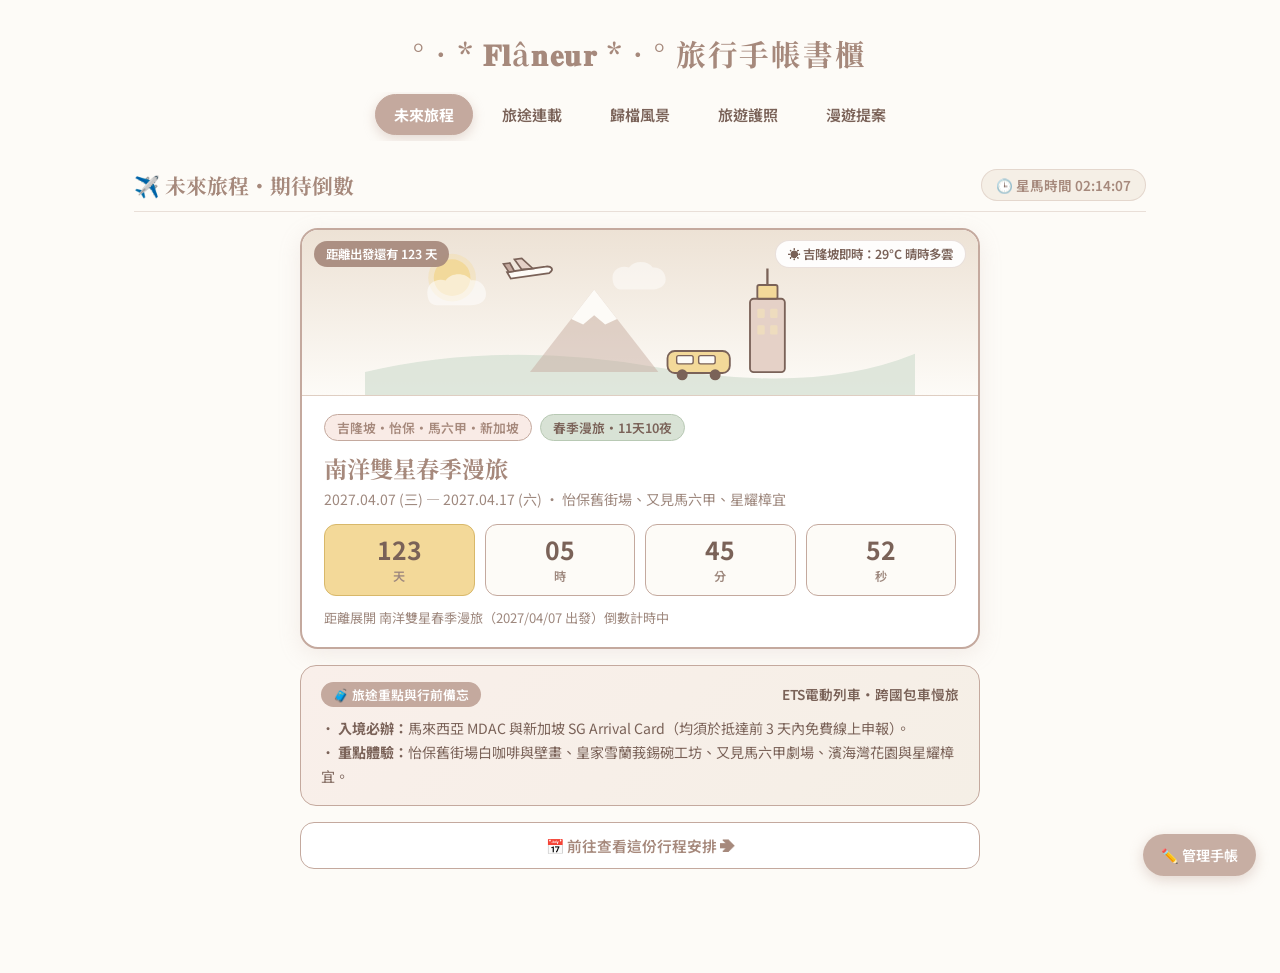
<file: index.html>
<!DOCTYPE html>
<html lang="zh-TW">
<head>
    <meta charset="UTF-8">
    <meta name="viewport" content="width=device-width, initial-scale=1.0">
    <!-- 【✏️ 文字修改】瀏覽器分頁名稱 -->
    <title>°•* 𝐅𝐥â𝐧𝐞𝐮𝐫 *•° 旅行手帳書櫃</title>

    <!-- 【⚙️ 功能設定】Travelpayouts 分潤腳本 -->
    <script nowprocket data-noptimize="1" data-cfasync="false" data-wpfc-render="false" seraph-accel-crit="1" data-no-defer="1" data-cmp-ab="2">
        (function () {
            var isCloudflare = location.hostname.indexOf('workers.dev') !== -1 || location.hostname.indexOf('pages.dev') !== -1;
            var script = document.createElement("script");
            script.async = 1;
            script.setAttribute("data-cmp-ab", "2");
            script.src = isCloudflare
                ? 'https://emrld.ltd/NjA1OTc5.js?t=605979'
                : 'https://emrld.ltd/NTk5Njg0.js?t=599684';
            document.head.appendChild(script);
        })();
    </script>

    <link rel="preconnect" href="https://fonts.googleapis.com">
    <link rel="preconnect" href="https://fonts.gstatic.com" crossorigin>
    <link href="https://fonts.googleapis.com/css2?family=Noto+Sans+TC:wght@400;500;600;700&family=Noto+Serif+TC:wght@600;700&display=swap" rel="stylesheet">
    <script src="https://identity.netlify.com/v1/netlify-identity-widget.js"></script>

    <style>
        /* === 【🎨 顏色修改】全站主色調 === */
        :root {
            --bg-color: #FDFBF7;          /* 整體底色：手帳米白 */
            --accent-brown: #C4A99E;      /* 主題色：奶茶棕 */
            --accent-brown-dark: #a6897c; /* 強調色：深奶茶棕 */
            --accent-pink: #E5D1C7;       /* 次要色：柔和藕粉 */
            --accent-gold: #F3D999;       /* 點綴色：奶油黃（倒數天數格） */
            --accent-sage: #D8E2D5;       /* 點綴色：鼠尾草綠 */
            --text-main: #7A6258;         /* 主要字色：深可可棕 */
            --text-light: #9E887E;        /* 次要字色：淺可可棕 */
            --callout-bg: #F5EFE6;        /* 提示框底色：米杏色 */
            --border-soft: rgba(196, 169, 158, 0.35);
        }

        /* === 基礎版面與標題 === */
        body {
            margin: 0 auto;
            padding: 32px 24px 104px;
            max-width: 1060px;
            box-sizing: border-box;
            font-family: 'Noto Sans TC', 'PingFang TC', 'Microsoft JhengHei', sans-serif;
            background: var(--bg-color);
            color: var(--text-main);
            -webkit-font-smoothing: antialiased;
        }
        h1, .section-title, .upcoming-title, .card-content h3 {
            font-family: 'Noto Serif TC', serif;
            color: var(--accent-brown-dark);
        }
        h1 { text-align: center; font-size: 1.85rem; letter-spacing: 0.06em; margin: 0 0 18px; }

        /* === 頂部五大導覽列（桌機置中、手機單排橫向滑動） === */
        .main-nav-tabs {
            display: flex;
            justify-content: center;
            align-items: center;
            flex-wrap: nowrap;
            gap: 10px;
            margin-bottom: 28px;
            overflow-x: auto;
            -webkit-overflow-scrolling: touch;
            scrollbar-width: none;
            padding: 2px 4px 6px;
        }
        .main-nav-tabs::-webkit-scrollbar { display: none; }
        .main-tab-btn {
            font-family: inherit;
            flex: 0 0 auto;
            background: transparent;
            color: var(--text-main);
            border: 1.5px solid transparent;
            padding: 9px 18px;
            border-radius: 24px;
            font-size: 0.94rem;
            font-weight: 600;
            cursor: pointer;
            text-decoration: none;
            white-space: nowrap;
            transition: all 0.2s ease;
        }
        .main-tab-btn:hover { color: var(--accent-brown-dark); border-color: var(--border-soft); background: rgba(245, 239, 230, 0.5); }
        .main-tab-btn.active { background: var(--accent-brown); color: #fff; border-color: var(--accent-brown); box-shadow: 0 4px 12px rgba(196, 169, 158, 0.42); font-weight: 700; }

        .tab-view-panel { display: none; animation: fadeIn 0.25s ease; }
        .tab-view-panel.active { display: block; }
        @keyframes fadeIn { from { opacity: 0; transform: translateY(5px); } to { opacity: 1; transform: translateY(0); } }

        .section-header-bar {
            display: flex; justify-content: space-between; align-items: center; flex-wrap: wrap; gap: 8px;
            margin-bottom: 16px; padding-bottom: 10px; border-bottom: 1.5px solid var(--border-soft);
        }
        .section-title { font-size: 1.3rem; margin: 0; }
        .header-tools { display: flex; align-items: center; gap: 8px; flex-wrap: wrap; }
        .trip-switcher { display: none; padding: 4px 10px; border-radius: 10px; border: 1px solid var(--accent-brown); font-size: 0.82rem; color: var(--text-main); background: #fff; }
        .dest-clock-pill {
            background: var(--callout-bg); border: 1px solid var(--border-soft); color: var(--accent-brown-dark);
            padding: 5px 14px; border-radius: 20px; font-size: 0.85rem; font-weight: 600;
        }

        /* === 未來旅程倒數與動態天氣插畫 === */
        .upcoming-container { max-width: 680px; margin: 0 auto; display: flex; flex-direction: column; gap: 16px; }
        .upcoming-main-card { background: #fff; border: 2px solid var(--accent-brown); border-radius: 18px; overflow: hidden; box-shadow: 0 6px 22px rgba(196, 169, 158, 0.18); }

        .upcoming-illustration { position: relative; width: 100%; height: 165px; border-bottom: 1.5px solid var(--border-soft); overflow: hidden; transition: background 0.6s ease; }
        .upcoming-illustration.weather-sunny  { background: linear-gradient(180deg, #EDE2D5 0%, #FDFBF7 100%); }
        .upcoming-illustration.weather-cloudy { background: linear-gradient(180deg, #E2DFDB 0%, #F7F4F0 100%); }
        .upcoming-illustration.weather-rainy  { background: linear-gradient(180deg, #CED6DC 0%, #ECEAE6 100%); }
        .upcoming-illustration.weather-snowy  { background: linear-gradient(180deg, #D8E2EA 0%, #F8FAFC 100%); }
        .upcoming-illustration.weather-night  { background: linear-gradient(180deg, #3E4A59 0%, #6E7B8B 100%); }
        .upcoming-illustration svg { width: 100%; height: 100%; object-fit: cover; position: relative; z-index: 2; }

        /* 插畫頂部狀態列（左右自動保持間距不重疊） */
        .illustration-badges {
            position: absolute; top: 10px; left: 12px; right: 12px; z-index: 5;
            display: flex; justify-content: space-between; align-items: center; gap: 8px;
        }
        .upcoming-status-badge {
            background: rgba(166, 137, 124, 0.92); color: #fff;
            padding: 4px 12px; border-radius: 20px; font-size: 0.78rem; font-weight: 600;
            white-space: nowrap; flex-shrink: 0;
        }
        .live-weather-pill {
            background: rgba(255, 255, 255, 0.92); color: var(--text-main);
            border: 1px solid var(--border-soft); padding: 4px 12px; border-radius: 20px;
            font-size: 0.78rem; font-weight: 600; cursor: pointer; user-select: none;
            white-space: nowrap; overflow: hidden; text-overflow: ellipsis; min-width: 0;
        }

        /* 天氣粒子與 SVG 動畫 */
        .weather-particles { position: absolute; inset: 0; pointer-events: none; z-index: 3; overflow: hidden; }
        .raindrop { position: absolute; top: -20px; width: 1.8px; height: 15px; background: linear-gradient(transparent, rgba(105, 135, 165, 0.75)); animation: rainFall linear infinite; }
        .snowflake { position: absolute; top: -12px; background: #fff; border-radius: 50%; box-shadow: 0 0 4px rgba(255,255,255,0.8); animation: snowFall linear infinite; }
        .star-dot { position: absolute; background: #FFF8DC; border-radius: 50%; animation: twinkleStar ease-in-out infinite alternate; }
        .svg-cloud-anim { animation: floatCloud 4.5s ease-in-out infinite alternate; }
        .svg-sun-anim { transform-origin: 95px 52px; animation: pulseSun 3s ease-in-out infinite alternate; }
        @keyframes rainFall { 0% { transform: translateY(-10px) rotate(12deg); opacity: 0; } 20% { opacity: 0.85; } 100% { transform: translateY(185px) translateX(-28px) rotate(12deg); opacity: 0.2; } }
        @keyframes snowFall { 0% { transform: translateY(-10px); opacity: 0; } 20% { opacity: 0.95; } 50% { transform: translateY(85px) translateX(12px); } 100% { transform: translateY(180px) translateX(-8px); opacity: 0.3; } }
        @keyframes twinkleStar { 0% { opacity: 0.25; transform: scale(0.8); } 100% { opacity: 1; transform: scale(1.25); } }
        @keyframes floatCloud { from { transform: translateX(-6px); } to { transform: translateX(8px); } }
        @keyframes pulseSun { from { transform: scale(0.96); opacity: 0.82; } to { transform: scale(1.05); opacity: 0.96; } }

        /* 倒數卡片內容 */
        .upcoming-body { padding: 18px 22px 20px; }
        .upcoming-tags { display: flex; flex-wrap: wrap; gap: 8px; margin-bottom: 10px; }
        .up-tag { padding: 3px 12px; border-radius: 20px; font-size: 0.8rem; font-weight: 600; border: 1.5px solid var(--accent-brown); background: #F9EBE6; color: var(--accent-brown-dark); }
        .up-tag.members { background: var(--accent-sage); color: var(--text-main); border-color: #B8C9B4; }
        .upcoming-title { font-size: 1.45rem; margin: 0 0 4px; }
        .upcoming-subtitle { font-size: 0.88rem; color: var(--text-light); margin: 0 0 14px; line-height: 1.5; }
        .countdown-boxes { display: grid; grid-template-columns: repeat(4, 1fr); gap: 10px; margin-bottom: 12px; }
        .cd-box { border: 1.5px solid var(--accent-brown); border-radius: 12px; padding: 10px 6px; text-align: center; background: var(--bg-color); }
        .cd-box.highlight { background: var(--accent-gold); border-color: #D8B86A; }
        .cd-num { display: block; font-size: 1.55rem; font-weight: 700; line-height: 1.2; }
        .cd-label { display: block; font-size: 0.76rem; color: var(--text-light); margin-top: 2px; font-weight: 600; }
        .countdown-note { font-size: 0.82rem; color: var(--text-light); margin: 0; }

        /* 旅途重點與行前備忘卡 */
        .memo-card { background: linear-gradient(135deg, #F9EFEA 0%, #F5EFE6 100%); border: 1.5px solid var(--accent-brown); border-radius: 16px; padding: 16px 20px; }
        .memo-card-header { display: flex; justify-content: space-between; align-items: center; flex-wrap: wrap; gap: 8px; margin-bottom: 10px; }
        .memo-badge { background: var(--accent-brown); color: #fff; padding: 3px 12px; border-radius: 16px; font-size: 0.8rem; font-weight: 600; white-space: nowrap; flex-shrink: 0; }
        .memo-vehicle { font-size: 0.85rem; font-weight: 600; color: var(--text-main); }
        .memo-list { font-size: 0.88rem; line-height: 1.7; }

        .upcoming-action-btn {
            display: inline-flex; align-items: center; justify-content: center; gap: 6px;
            background: #fff; color: var(--accent-brown-dark); border: 1.5px solid var(--accent-brown);
            padding: 12px 18px; border-radius: 14px; text-decoration: none; font-size: 0.92rem; font-weight: 600; transition: all 0.2s;
        }
        .upcoming-action-btn:hover { background: var(--accent-brown); color: #fff; }
        .secondary-pill-btn {
            font-family: inherit; background: #fff; color: var(--accent-brown-dark);
            border: 1.5px solid var(--accent-brown); padding: 8px 16px; border-radius: 20px;
            font-size: 0.85rem; font-weight: 600; cursor: pointer; text-decoration: none; transition: all 0.2s;
        }
        .secondary-pill-btn:hover { background: var(--accent-pink); color: #fff; }

        /* === 歸檔書櫃與地區篩選器 === */
        .filter-section { display: flex; flex-direction: column; align-items: center; gap: 12px; margin-bottom: 24px; padding-bottom: 20px; border-bottom: 1px solid var(--border-soft); }
        .filter-row { display: flex; flex-wrap: wrap; justify-content: center; gap: 8px; width: 100%; }
        #country-filters { display: none; padding-top: 4px; }
        .filter-btn, .country-btn {
            font-family: inherit; border: 1.5px solid var(--accent-brown); background: #fff;
            color: var(--accent-brown-dark); padding: 7px 16px; border-radius: 20px;
            font-size: 0.9rem; font-weight: 600; cursor: pointer; transition: all 0.2s;
        }
        .country-btn { padding: 5px 14px; font-size: 0.85rem; }
        .filter-btn.active, .country-btn.active { background: var(--accent-brown); color: #fff; }

        .callout { padding: 14px 20px; border-radius: 10px; margin-bottom: 28px; font-size: 0.92rem; background: var(--callout-bg); border-left: 4px solid var(--accent-brown); line-height: 1.6; }
        .grid-container { display: grid; grid-template-columns: repeat(2, 1fr); gap: 28px; }
        .grid-container.single-card { grid-template-columns: minmax(0, 560px); justify-content: center; }

        .trip-card { background: #fff; border-radius: 14px; overflow: hidden; box-shadow: 0 4px 18px rgba(196, 169, 158, 0.18); transition: transform 0.3s; text-decoration: none; color: var(--text-main); display: block; }
        .trip-card[data-status="draft"] { display: none !important; }
        .trip-card:hover { transform: translateY(-5px); }
        .cover-collage { display: grid; grid-template-columns: repeat(3, 1fr); width: 100%; aspect-ratio: 9 / 4; }
        .cover-collage div { border-right: 2px solid #fff; background: var(--accent-brown); overflow: hidden; display: flex; align-items: center; justify-content: center; color: #fff; font-size: 0.85rem; }
        .cover-collage div:last-child { border-right: none; }
        .cover-collage img { width: 100%; height: 100%; object-fit: cover; display: block; }
        .card-content { padding: 20px 24px; }
        .card-content h3 { margin: 0 0 12px; font-size: 1.2rem; }
        table { width: 100%; border-collapse: collapse; font-size: 0.9rem; }
        th, td { padding: 8px 4px; text-align: left; border-bottom: 1px solid #f0ebe6; }
        tr:last-child th, tr:last-child td { border-bottom: none; }
        th { color: var(--text-light); width: 22%; font-weight: 500; }

        /* 空狀態框與懸浮管理鈕 */
        .status-empty-box { text-align: center; padding: 48px 24px; background: #fff; border: 1.5px dashed var(--accent-brown); border-radius: 18px; color: var(--text-light); max-width: 620px; margin: 12px auto; }
        .empty-title { font-weight: 700; color: var(--accent-brown-dark); font-size: 1.05rem; margin: 8px 0 6px; }
        .empty-desc { margin: 0 0 18px; font-size: 0.9rem; line-height: 1.6; }
        .empty-actions { display: flex; justify-content: center; gap: 10px; flex-wrap: wrap; }

        .admin-fab {
            position: fixed; bottom: 24px; right: 24px; z-index: 1000;
            background: rgba(196, 169, 158, 0.94); backdrop-filter: blur(6px);
            color: #fff; text-decoration: none;
            padding: 11px 18px; border-radius: 30px; font-size: 0.88rem; font-weight: 600;
            box-shadow: 0 4px 14px rgba(196, 169, 158, 0.45);
            transition: transform 0.2s, background 0.2s;
        }
        .admin-fab:hover { background: var(--accent-brown-dark); transform: translateY(-2px); }

        /* === 手機版排版專屬優化 === */
        @media (max-width: 768px) {
            body { padding: 18px 14px 116px; }
            h1 { font-size: 1.42rem; }

            /* 1. 頂部五大分頁單排橫向滑動，不折行不壓縮 */
            .main-nav-tabs {
                justify-content: flex-start;
                flex-wrap: nowrap;
                gap: 6px;
                margin: 0 -14px 20px;
                padding: 2px 14px 6px;
            }
            .main-tab-btn { flex: 0 0 auto; padding: 8px 14px; font-size: 0.86rem; text-align: center; }

            /* 2. 插畫頂部兩個膠囊縮小字級與間距，防止擠壓裁切 */
            .illustration-badges { top: 8px; left: 8px; right: 8px; gap: 6px; }
            .upcoming-status-badge, .live-weather-pill { font-size: 0.72rem; padding: 3px 8px; }

            /* 3. 行前備忘標題與副標改為上下排列，防止標籤折行 */
            .memo-card { padding: 14px 16px; }
            .memo-card-header { flex-direction: column; align-items: flex-start; gap: 6px; }

            /* 4. 卡片單欄與懸浮按鈕精簡化 */
            .upcoming-body { padding: 16px; }
            .grid-container { grid-template-columns: 1fr; }
            .admin-fab { bottom: 16px; right: 14px; padding: 9px 15px; font-size: 0.82rem; }
        }
    </style>
</head>
<body>

    <!-- 【✏️ 文字修改】網站主標題 -->
    <h1>°•* 𝐅𝐥â𝐧𝐞𝐮𝐫 *•° 旅行手帳書櫃</h1>

    <!-- 頂部五大導覽列 -->
    <nav class="main-nav-tabs" aria-label="手帳主選單">
        <button type="button" class="main-tab-btn active" data-target="tab-upcoming">未來旅程</button>
        <button type="button" class="main-tab-btn" data-target="tab-ongoing">旅途連載</button>
        <button type="button" class="main-tab-btn" data-target="tab-completed">歸檔風景</button>
        <a href="passport.html" class="main-tab-btn">旅遊護照</a>
        <a href="planner.html" class="main-tab-btn">漫遊提案</a>
    </nav>

    <!-- ✈️ 分頁 1：未來旅程 -->
    <section class="tab-view-panel active" id="tab-upcoming">
        <div class="section-header-bar">
            <h2 class="section-title">✈️ 未來旅程・期待倒數</h2>
            <div class="header-tools">
                <select id="upcoming-trip-switcher" class="trip-switcher"></select>
                <div class="dest-clock-pill" id="dest-clock">當地時間讀取中...</div>
            </div>
        </div>

        <div class="upcoming-container" id="upcoming-content-wrap">
            <div class="upcoming-main-card">
                <div class="upcoming-illustration weather-sunny" id="up-weather-stage">
                    <div class="illustration-badges">
                        <span class="upcoming-status-badge" id="up-status-badge">籌備倒數中</span>
                        <span class="live-weather-pill" id="live-weather-pill" title="點擊切換天氣動態預覽">🌤️ 當地天氣連線中...</span>
                    </div>
                    <div class="weather-particles" id="weather-particles"></div>

                    <!-- 繪本風動態天氣 SVG -->
                    <svg viewBox="0 0 600 180" fill="none" xmlns="http://www.w3.org/2000/svg">
                        <g id="svg-sun-group" class="svg-sun-anim">
                            <circle cx="95" cy="52" r="26" fill="#F3D999" opacity="0.35"/>
                            <circle cx="95" cy="52" r="20" fill="#F3D999" opacity="0.95"/>
                        </g>
                        <g id="svg-moon-group" style="display: none;">
                            <path d="M105 36 A20 20 0 1 0 122 65 A16 16 0 1 1 105 36 Z" fill="#F3D999" opacity="0.95"/>
                        </g>
                        <g id="svg-clouds-group" class="svg-cloud-anim" opacity="0.55">
                            <path id="cloud-path-1" d="M68 68 C68 58 78 52 88 55 C94 46 110 46 116 55 C125 54 132 61 132 70 C132 78 124 82 115 82 L78 82 C71 82 68 76 68 68 Z" fill="#FFFFFF"/>
                            <path id="cloud-path-2" d="M270 52 C270 43 279 38 288 41 C294 33 308 33 314 41 C322 40 328 46 328 54 C328 61 321 65 312 65 L280 65 C273 65 270 59 270 52 Z" fill="#FFFFFF" opacity="0.85"/>
                        </g>
                        <path id="svg-hill" d="M0 155 Q150 120 320 150 T600 135 L600 180 L0 180 Z" fill="#D8E2D5" opacity="0.78"/>
                        <path d="M180 155 L250 65 L320 155 Z" fill="#C4A99E" opacity="0.48"/>
                        <path d="M225 97 L250 65 L275 97 L262 103 L250 93 L238 103 Z" fill="#FDFBF7"/>
                        <g id="svg-rain-extras" style="display: none;">
                            <ellipse cx="145" cy="166" rx="22" ry="3.5" fill="#9BB0C1" opacity="0.65"/>
                            <ellipse cx="295" cy="168" rx="18" ry="3" fill="#9BB0C1" opacity="0.55"/>
                            <path d="M286 144 C286 131 310 131 310 144 Z" fill="#D98A82" stroke="#7A6258" stroke-width="1.8"/>
                            <line x1="298" y1="144" x2="298" y2="157" stroke="#7A6258" stroke-width="1.8"/>
                        </g>
                        <g id="svg-snow-extras" style="display: none;">
                            <circle cx="150" cy="154" r="9" fill="#FFFFFF" stroke="#7A6258" stroke-width="1.8"/>
                            <circle cx="150" cy="140" r="6.5" fill="#FFFFFF" stroke="#7A6258" stroke-width="1.8"/>
                        </g>
                        <rect x="420" y="75" width="38" height="80" rx="4" fill="#E5D1C7" stroke="#7A6258" stroke-width="2"/>
                        <rect x="428" y="60" width="22" height="15" rx="2" fill="#F3D999" stroke="#7A6258" stroke-width="2"/>
                        <line x1="439" y1="42" x2="439" y2="60" stroke="#7A6258" stroke-width="2.5"/>
                        <g id="svg-tower-lights" opacity="0.35">
                            <rect x="428" y="86" width="8" height="10" rx="1.5" fill="#FFF3B0"/>
                            <rect x="442" y="86" width="8" height="10" rx="1.5" fill="#FFF3B0"/>
                            <rect x="428" y="104" width="8" height="10" rx="1.5" fill="#FFF3B0"/>
                            <rect x="442" y="104" width="8" height="10" rx="1.5" fill="#FFF3B0"/>
                        </g>
                        <path id="svg-headlight" d="M330 144 L292 135 L292 155 Z" fill="#FFF3B0" opacity="0"/>
                        <rect x="330" y="132" width="68" height="24" rx="8" fill="#F3D999" stroke="#7A6258" stroke-width="2"/>
                        <rect x="340" y="137" width="18" height="9" rx="2" fill="#FDFBF7" stroke="#7A6258" stroke-width="1.5"/>
                        <rect x="364" y="137" width="18" height="9" rx="2" fill="#FDFBF7" stroke="#7A6258" stroke-width="1.5"/>
                        <circle cx="346" cy="158" r="6" fill="#7A6258"/>
                        <circle cx="382" cy="158" r="6" fill="#7A6258"/>
                        <g transform="translate(145, 28)">
                            <path d="M10 18 L52 12 C58 11 62 15 56 19 L14 25 Z" fill="#FDFBF7" stroke="#7A6258" stroke-width="2"/>
                            <path d="M26 15 L18 4 L26 3 L38 14 Z" fill="#E5D1C7" stroke="#7A6258" stroke-width="1.8"/>
                            <path d="M12 18 L6 9 L13 8 L18 17 Z" fill="#C4A99E" stroke="#7A6258" stroke-width="1.8"/>
                        </g>
                    </svg>
                </div>

                <div class="upcoming-body">
                    <div class="upcoming-tags">
                        <span class="up-tag" id="up-route-tag">吉隆坡・怡保・馬六甲・新加坡</span>
                        <span class="up-tag members" id="up-member-tag">春季漫旅・11天10夜</span>
                    </div>
                    <h3 class="upcoming-title" id="up-title">南洋雙星春季漫旅</h3>
                    <p class="upcoming-subtitle" id="up-date-text">2027.04.07 (三) — 2027.04.17 (六) ・ 怡保舊街場、又見馬六甲、星耀樟宜</p>

                    <div class="countdown-boxes">
                        <div class="cd-box highlight"><span class="cd-num" id="cd-days">00</span><span class="cd-label">天</span></div>
                        <div class="cd-box"><span class="cd-num" id="cd-hours">00</span><span class="cd-label">時</span></div>
                        <div class="cd-box"><span class="cd-num" id="cd-mins">00</span><span class="cd-label">分</span></div>
                        <div class="cd-box"><span class="cd-num" id="cd-secs">00</span><span class="cd-label">秒</span></div>
                    </div>
                    <p class="countdown-note" id="up-note-text">距離展開 南洋雙星春季漫旅 倒數計時中</p>
                </div>
            </div>

            <div class="memo-card">
                <div class="memo-card-header">
                    <span class="memo-badge">🧳 旅途重點與行前備忘</span>
                    <span class="memo-vehicle" id="up-vehicle-tag">ETS電動列車・跨國包車慢旅</span>
                </div>
                <div class="memo-list" id="up-memo-list">
                    • <strong>入境必辦：</strong>馬來西亞 MDAC 與新加坡 SG Arrival Card（均須於抵達前 3 天內免費線上申報）。<br>
                    • <strong>重點體驗：</strong>怡保舊街場白咖啡與壁畫、皇家雪蘭莪錫碗工坊、又見馬六甲劇場、濱海灣花園與星耀樟宜。
                </div>
            </div>

            <a href="journal.html?trip=malaysia_2027&view=itinerary" class="upcoming-action-btn" id="up-link-btn">
                📅 前往查看這份行程安排 ➔
            </a>
        </div>
    </section>

    <!-- 🚃 分頁 2：旅途連載 -->
    <section class="tab-view-panel" id="tab-ongoing">
        <div class="section-header-bar">
            <h2 class="section-title">🚃 旅途連載・即時手帳</h2>
        </div>
        <div id="ongoing-container">
            <div class="status-empty-box" id="ongoing-empty">
                <div style="font-size: 2rem;">🍵</div>
                <div class="empty-title">目前沒有正在進行中的旅程</div>
                <p class="empty-desc">
                    當下一趟旅程（<span id="ongoing-next-name">南洋雙星春季漫旅</span>）於 <span id="ongoing-next-date">2027/04/07</span> 出發時，<br>這裡就會自動切換為旅途實戰模式！
                </p>
                <div class="empty-actions">
                    <button type="button" class="secondary-pill-btn" onclick="switchMainTab('tab-upcoming')">查看未出發倒數</button>
                    <button type="button" class="secondary-pill-btn" onclick="switchMainTab('tab-completed')">瀏覽已完成手帳</button>
                </div>
            </div>
        </div>
    </section>

    <!-- 🎞️ 分頁 3：歸檔風景（自動讀取 data/*.json 的 isDraft 控制顯示） -->
    <section class="tab-view-panel" id="tab-completed">
        <div class="section-header-bar">
            <h2 class="section-title">🎞️ 歸檔風景・珍藏回憶</h2>
        </div>

        <div class="filter-section">
            <div class="filter-row" id="continent-filters">
                <button type="button" class="filter-btn active" data-continent="ALL">全部</button>
                <button type="button" class="filter-btn" data-continent="亞洲">亞洲</button>
                <button type="button" class="filter-btn" data-continent="歐洲">歐洲</button>
                <button type="button" class="filter-btn" data-continent="北美洲">北美洲</button>
                <button type="button" class="filter-btn" data-continent="非洲">非洲</button>
                <button type="button" class="filter-btn" data-continent="南美洲">南美洲</button>
                <button type="button" class="filter-btn" data-continent="大洋洲">大洋洲</button>
                <button type="button" class="filter-btn" data-continent="南極洲">南極洲</button>
            </div>
            <div class="filter-row" id="country-filters">
                <button type="button" class="country-btn" data-continent="亞洲" data-country="台灣">台灣</button>
                <button type="button" class="country-btn" data-continent="亞洲" data-country="日本">日本</button>
                <button type="button" class="country-btn" data-continent="亞洲" data-country="韓國">韓國</button>
                <button type="button" class="country-btn" data-continent="亞洲" data-country="香港">香港</button>
                <button type="button" class="country-btn" data-continent="亞洲" data-country="中國">中國</button>
                <button type="button" class="country-btn" data-continent="亞洲" data-country="馬來西亞">馬來西亞</button>
                <button type="button" class="country-btn" data-continent="亞洲" data-country="新加坡">新加坡</button>
            </div>
        </div>

        <div class="callout">
            <strong>📚 總覽資訊：</strong>點擊上方七大洲可展開對應國家篩選，點擊旅程卡片即可開啟「動態地圖手帳」。
        </div>

        <!-- 【✏️ 文字修改】歸檔旅程卡片列表（封面照存放於 Cloudflare R2 各旅程資料夾之 cover/） -->
        <div class="grid-container" id="cards-grid">
            <a href="journal.html?trip=malaysia_2027" class="trip-card"
               data-trip-id="malaysia_2027" data-continent="亞洲" data-country="馬來西亞,新加坡"
               data-start="2027-04-07" data-end="2027-04-17">
                <div class="cover-collage">
                    <div><img data-r2-src="my-malaysia-2027/cover/cover-1.png" alt="封面照 1" loading="lazy" onerror="this.parentElement.innerHTML='封面照 1'"></div>
                    <div><img data-r2-src="my-malaysia-2027/cover/cover-2.png" alt="封面照 2" loading="lazy" onerror="this.parentElement.innerHTML='封面照 2'"></div>
                    <div><img data-r2-src="my-malaysia-2027/cover/cover-3.png" alt="封面照 3" loading="lazy" onerror="this.parentElement.innerHTML='封面照 3'"></div>
                </div>
                <div class="card-content">
                    <h3>南洋雙星春季漫旅</h3>
                    <table>
                        <tr><th>日期</th><td>2027/04/07 — 04/17 (11天10夜)</td></tr>
                        <tr><th>重點</th><td>怡保舊街場、又見馬六甲、星耀樟宜</td></tr>
                        <tr><th>季節</th><td>2027 春季</td></tr>
                    </table>
                </div>
            </a>

            <a href="journal.html?trip=yilan_2026" class="trip-card"
               data-trip-id="yilan_2026" data-continent="亞洲" data-country="台灣"
               data-start="2026-09-25" data-end="2026-09-28">
                <div class="cover-collage">
                    <div><img data-r2-src="tw-yilan-2026/cover/cover-1.png" alt="封面照 1" loading="lazy" onerror="this.parentElement.innerHTML='封面照 1'"></div>
                    <div><img data-r2-src="tw-yilan-2026/cover/cover-2.png" alt="封面照 2" loading="lazy" onerror="this.parentElement.innerHTML='封面照 2'"></div>
                    <div><img data-r2-src="tw-yilan-2026/cover/cover-3.png" alt="封面照 3" loading="lazy" onerror="this.parentElement.innerHTML='封面照 3'"></div>
                </div>
                <div class="card-content">
                    <h3>台灣宜蘭秋季漫旅</h3>
                    <table>
                        <tr><th>天數</th><td>4 天 3 夜</td></tr>
                        <tr><th>重點</th><td>蘭陽博物館、張美阿嬤農場、國立傳統藝術中心</td></tr>
                        <tr><th>季節</th><td>2026 秋季</td></tr>
                    </table>
                </div>
            </a>

            <a href="journal.html?trip=tohoku_2026" class="trip-card"
               data-trip-id="tohoku_2026" data-continent="亞洲" data-country="日本"
               data-start="2026-01-09" data-end="2026-01-17">
                <div class="cover-collage">
                    <div><img data-r2-src="jp-tohoku-2026/cover/cover-1.png" alt="封面照 1" loading="lazy" onerror="this.parentElement.innerHTML='封面照 1'"></div>
                    <div><img data-r2-src="jp-tohoku-2026/cover/cover-2.png" alt="封面照 2" loading="lazy" onerror="this.parentElement.innerHTML='封面照 2'"></div>
                    <div><img data-r2-src="jp-tohoku-2026/cover/cover-3.png" alt="封面照 3" loading="lazy" onerror="this.parentElement.innerHTML='封面照 3'"></div>
                </div>
                <div class="card-content">
                    <h3>日本東北冬季漫旅</h3>
                    <table>
                        <tr><th>天數</th><td>9 天 8 夜</td></tr>
                        <tr><th>重點</th><td>藏王樹冰、銀山溫泉、狐狸村</td></tr>
                        <tr><th>季節</th><td>2026 冬季</td></tr>
                    </table>
                </div>
            </a>
        </div>

        <div id="empty-state" class="status-empty-box" style="display: none;">
            ✨ 這個地區的旅行手帳正在醞釀中，敬請期待下一段旅程！
        </div>
    </section>

    <a href="admin/" class="admin-fab">✏️ 管理手帳</a>

    <script>
        /* === 【⚙️ 功能設定】0. Cloudflare R2 媒體公開網址（結尾不加斜線） === */
        const R2_MEDIA_BASE = 'https://pub-180de6e9b96341e68b7fc31ef30c4a2f.r2.dev';

        function hydrateR2CoverImages() {
            document.querySelectorAll('img[data-r2-src]').forEach(img => {
                const raw = (img.dataset.r2Src || '').trim();
                if (!raw) return;
                img.src = /^https?:\/\//i.test(raw)
                    ? raw
                    : `${R2_MEDIA_BASE}/${raw.replace(/^\/+/, '')}`;
            });
        }

        /* === 【⚙️ 功能設定】1. 頂部分頁切換與網址參數 === */
        const $ = id => document.getElementById(id);

        function switchMainTab(targetId) {
            document.querySelectorAll('.main-tab-btn[data-target]').forEach(b => b.classList.toggle('active', b.dataset.target === targetId));
            document.querySelectorAll('.tab-view-panel').forEach(p => p.classList.toggle('active', p.id === targetId));
            window.scrollTo({ top: 0, behavior: 'smooth' });
        }
        document.querySelectorAll('.main-tab-btn[data-target]').forEach(b => b.addEventListener('click', () => switchMainTab(b.dataset.target)));

        const initTab = new URLSearchParams(location.search).get('tab');
        if (initTab && $(initTab)) switchMainTab(initTab);

        /* === 【⚙️ 功能設定】2. 未來旅程倒數、自動掃描與即時天氣 === */
        const DEFAULT_UPCOMING_META = {
            malaysia_2027: {
                tripId: "malaysia_2027",
                tripTitle: "南洋雙星春季漫旅",
                routeTag: "吉隆坡・怡保・馬六甲・新加坡",
                memberTag: "春季漫旅・11天10夜",
                startDate: "2027-04-07",
                endDate: "2027-04-17",
                dateSubTitle: "2027.04.07 (三) — 2027.04.17 (六) ・ 怡保舊街場、又見馬六甲、星耀樟宜",
                timezone: "Asia/Kuala_Lumpur",
                timezoneLabel: "星馬時間",
                weatherCity: "吉隆坡",
                lat: 3.1390,
                lng: 101.6869,
                vehicleTag: "ETS電動列車・跨國包車慢旅",
                memoHtml: "• <strong>入境必辦：</strong>馬來西亞 MDAC 與新加坡 SG Arrival Card（均須於抵達前 3 天內免費線上申報）。<br>• <strong>重點體驗：</strong>怡保舊街場白咖啡與壁畫、皇家雪蘭莪錫碗工坊、又見馬六甲劇場、濱海灣花園與星耀樟宜。"
            }
        };

        let activeUpcomingTrip = { ...DEFAULT_UPCOMING_META.malaysia_2027 };
        let upcomingTripsPool = [];
        let weatherModeIdx = 0;
        let liveWeather = { mode: 'sunny', temp: 29, desc: '晴時多雲' };

        const WEATHER_MODES = [
            { key: 'LIVE', label: '即時天氣' },
            { key: 'rainy', label: '🌧️ 下雨動態預覽', temp: 26 },
            { key: 'sunny', label: '☀️ 晴朗動態預覽', temp: 30 },
            { key: 'snowy', label: '❄️ 飄雪動態預覽', temp: -3 },
            { key: 'night', label: '🌙 夜空動態預覽', temp: 25 }
        ];

        // 自動探索 itinerary/ 下的未出發旅程
        async function discoverAllItineraryTrips() {
            const tripIds = new Set(['malaysia_2027', 'tohoku_2026']);
            document.querySelectorAll('.trip-card[data-trip-id]').forEach(el => tripIds.add(el.dataset.tripId));

            if (location.hostname.endsWith('github.io')) {
                try {
                    const owner = location.hostname.split('.')[0];
                    const repo = location.pathname.split('/').filter(Boolean)[0] || `${owner}.github.io`;
                    const res = await fetch(`https://api.github.com/repos/${owner}/${repo}/contents/itinerary`);
                    if (res.ok) (await res.json()).forEach(f => f.name?.endsWith('.json') && tripIds.add(f.name.replace('.json', '')));
                } catch {}
            }

            const now = new Date();
            const list = [];

            for (const id of tripIds) {
                let itin = null;
                try {
                    const res = await fetch(`itinerary/${id}.json?t=${Date.now()}`, { cache: 'no-store' });
                    if (res.ok) itin = await res.json();
                } catch {}

                // itinerary/*.json 設為 isDraft 或 hidden 時略過
                if (itin?.isDraft === true || itin?.hidden === true) continue;

                const card = document.querySelector(`.trip-card[data-trip-id="${id}"]`);
                const fb = DEFAULT_UPCOMING_META[id] || {};
                const startDate = itin?.startDate || card?.dataset.start || fb.startDate;
                const endDate = itin?.endDate || card?.dataset.end || fb.endDate || startDate;
                if (!startDate) continue;

                const endObj = new Date(`${endDate}T23:59:59+08:00`);
                if (now <= endObj) {
                    // 自動跳過台灣出發點與航班站，精準抓取目的地市區首站座標
                    const allSpots = (itin?.days || []).flatMap(d => d.spots || []).filter(s => s.lat && s.lng);
                    const isTaiwan = s => s.lat >= 21.5 && s.lat <= 25.5 && s.lng >= 119.5 && s.lng <= 122.5;
                    const destSpot = allSpots.find(s => !isTaiwan(s) && s.transport !== 'flight')
                        || allSpots.find(s => !isTaiwan(s))
                        || allSpots[0];
                    const regions = itin?.days ? [...new Set(itin.days.map(d => (d.region || '').replace('地區', '')).filter(Boolean))] : [];
                    const daysCount = itin?.days?.length || 11;

                    list.push({
                        tripId: id,
                        tripTitle: (itin?.tripTitle || fb.tripTitle || id).split('｜').pop().trim(),
                        routeTag: itin?.routeTag || (regions.length ? regions.join('・') : fb.routeTag || '精彩慢旅'),
                        memberTag: itin?.memberTag || fb.memberTag || `${daysCount}天${Math.max(1, daysCount - 1)}夜`,
                        startDate,
                        endDate,
                        dateSubTitle: itin?.dateSubTitle || fb.dateSubTitle || `${startDate.replace(/-/g, '.')} — ${endDate.replace(/-/g, '.')}`,
                        timezone: itin?.timezone || fb.timezone || 'Asia/Tokyo',
                        timezoneLabel: itin?.timezoneLabel || fb.timezoneLabel || '當地時間',
                        weatherCity: itin?.weatherCity || regions[0] || fb.weatherCity || '目的地',
                        lat: itin?.weatherLat || destSpot?.lat || fb.lat || 3.1390,
                        lng: itin?.weatherLng || destSpot?.lng || fb.lng || 101.6869,
                        vehicleTag: itin?.vehicleTag || fb.vehicleTag || '專屬行程規劃',
                        memoHtml: itin?.memoHtml || fb.memoHtml || '• 點擊下方按鈕即可進入「行程安排」查看每日路線、票券憑證與預估花費。'
                    });
                }
            }

            upcomingTripsPool = list.sort((a, b) => new Date(a.startDate) - new Date(b.startDate));
            if (upcomingTripsPool.length) activeUpcomingTrip = upcomingTripsPool[0];

            const switcher = $('upcoming-trip-switcher');
            if (upcomingTripsPool.length > 1) {
                switcher.style.display = 'inline-block';
                switcher.innerHTML = upcomingTripsPool.map((t, i) => `<option value="${i}">切換旅程：${t.tripTitle}</option>`).join('');
                switcher.onchange = () => { activeUpcomingTrip = upcomingTripsPool[Number(switcher.value)]; renderActiveUpcomingTrip(); };
            } else {
                switcher.style.display = 'none';
            }
            renderActiveUpcomingTrip();
        }

        // 套用天氣插畫與粒子動態
        function applyIllustrationWeather(mode, city, temp, desc, isPreview = false) {
            $('up-weather-stage').className = `upcoming-illustration weather-${mode}`;
            $('svg-sun-group').style.display = (mode === 'sunny' || mode === 'cloudy') ? 'block' : 'none';
            $('svg-moon-group').style.display = mode === 'night' ? 'block' : 'none';
            $('svg-rain-extras').style.display = mode === 'rainy' ? 'block' : 'none';
            $('svg-snow-extras').style.display = mode === 'snowy' ? 'block' : 'none';

            $('cloud-path-1').setAttribute('fill', mode === 'rainy' ? '#98A6B3' : '#FFFFFF');
            $('cloud-path-2').setAttribute('fill', mode === 'rainy' ? '#8796A5' : '#FFFFFF');
            $('svg-clouds-group').setAttribute('opacity', mode === 'night' ? '0.2' : (mode === 'sunny' ? '0.55' : '0.92'));
            $('svg-hill').setAttribute('fill', mode === 'snowy' ? '#FFFFFF' : '#D8E2D5');
            $('svg-tower-lights').setAttribute('opacity', (mode === 'night' || mode === 'rainy') ? '0.95' : '0.35');
            $('svg-headlight').setAttribute('opacity', (mode === 'night' || mode === 'rainy') ? '0.7' : '0');

            const particles = $('weather-particles');
            particles.innerHTML = '';
            const count = { rainy: 24, snowy: 22, night: 16 }[mode] || 0;
            for (let i = 0; i < count; i++) {
                const el = document.createElement('div');
                el.style.left = `${Math.random() * 96}%`;
                if (mode === 'rainy') {
                    el.className = 'raindrop';
                    el.style.animationDuration = `${0.65 + Math.random() * 0.4}s`;
                    el.style.animationDelay = `${Math.random() * 1.2}s`;
                } else if (mode === 'snowy') {
                    el.className = 'snowflake';
                    el.style.width = el.style.height = `${4 + Math.random() * 4}px`;
                    el.style.animationDuration = `${2.2 + Math.random() * 1.5}s`;
                    el.style.animationDelay = `${Math.random() * 2}s`;
                } else {
                    el.className = 'star-dot';
                    el.style.width = el.style.height = `${2 + Math.random() * 2.5}px`;
                    el.style.top = `${8 + Math.random() * 55}%`;
                    el.style.animationDuration = `${1.2 + Math.random() * 1.4}s`;
                }
                particles.appendChild(el);
            }

            const icons = { sunny: '☀️', cloudy: '⛅', rainy: '🌧️', snowy: '❄️', night: '🌙' };
            $('live-weather-pill').textContent = isPreview
                ? `${desc}（點擊切換）`
                : `${icons[mode] || '☀️'} ${city}即時：${temp}°C ${desc}`;
        }

        // 串接 Open-Meteo 抓取目的地即時氣象
        async function fetchDestinationLiveWeather() {
            const { lat, lng, weatherCity } = activeUpcomingTrip;
            try {
                const res = await fetch(`https://api.open-meteo.com/v1/forecast?latitude=${lat}&longitude=${lng}&current=temperature_2m,weather_code,is_day&timezone=auto`);
                const { current } = await res.json();
                if (!current) throw new Error();
                const temp = Math.round(current.temperature_2m);
                const code = current.weather_code;
                let mode = 'sunny', desc = '晴時多雲';
                if ([51, 53, 55, 61, 63, 65, 80, 81, 82, 95, 96, 99].includes(code)) { mode = 'rainy'; desc = code >= 95 ? '雷陣雨' : '降雨中'; }
                else if ([71, 73, 75, 77, 85, 86].includes(code)) { mode = 'snowy'; desc = '降雪中'; }
                else if (current.is_day !== 1) { mode = 'night'; desc = '星夜微風'; }
                else if ([2, 3, 45, 48].includes(code)) { mode = 'cloudy'; desc = '多雲微風'; }
                liveWeather = { mode, temp, desc };
                applyIllustrationWeather(mode, weatherCity, temp, desc);
            } catch {
                applyIllustrationWeather('sunny', weatherCity, 29, '晴時多雲');
            }
        }

        function renderActiveUpcomingTrip() {
            const t = activeUpcomingTrip;
            $('up-title').textContent = t.tripTitle;
            $('up-route-tag').textContent = t.routeTag;
            $('up-member-tag').textContent = t.memberTag;
            $('up-date-text').textContent = t.dateSubTitle;
            $('up-vehicle-tag').textContent = t.vehicleTag;
            $('up-memo-list').innerHTML = t.memoHtml;
            $('up-link-btn').href = `journal.html?trip=${t.tripId}&view=itinerary`;
            if ($('ongoing-next-name')) $('ongoing-next-name').textContent = t.tripTitle;
            if ($('ongoing-next-date')) $('ongoing-next-date').textContent = t.startDate.replace(/-/g, '/');
            fetchDestinationLiveWeather();
            updateClockAndCountdown();
        }

        // 即時時鐘、倒數計時與「旅途連載」自動切換
        function updateClockAndCountdown() {
            const now = new Date();
            const t = activeUpcomingTrip;
            try {
                const timeStr = new Intl.DateTimeFormat('zh-TW', {
                    timeZone: t.timezone, hour: '2-digit', minute: '2-digit', second: '2-digit', hour12: false
                }).format(now);
                $('dest-clock').textContent = `🕒 ${t.timezoneLabel} ${timeStr}`;
            } catch {}

            const depTime = new Date(`${t.startDate}T08:00:00+08:00`);
            const retTime = new Date(`${t.endDate}T23:59:59+08:00`);
            const diffMs = depTime - now;

            if (diffMs > 0) {
                const s = Math.floor(diffMs / 1000), d = Math.floor(s / 86400);
                $('cd-days').textContent = String(d).padStart(2, '0');
                $('cd-hours').textContent = String(Math.floor((s % 86400) / 3600)).padStart(2, '0');
                $('cd-mins').textContent = String(Math.floor((s % 3600) / 60)).padStart(2, '0');
                $('cd-secs').textContent = String(s % 60).padStart(2, '0');
                $('up-status-badge').textContent = `距離出發還有 ${d} 天`;
                $('up-note-text').textContent = `距離展開 ${t.tripTitle}（${t.startDate.replace(/-/g, '/')} 出發）倒數計時中`;
            } else if (now <= retTime) {
                const curDay = Math.floor((now - depTime) / 86400000) + 1;
                const dayStr = String(curDay).padStart(2, '0');
                $('cd-days').textContent = `D${curDay}`;
                $('cd-hours').textContent = '旅';
                $('cd-mins').textContent = '途';
                $('cd-secs').textContent = '中';
                $('up-status-badge').textContent = `🚃 旅途連載・Day ${dayStr}`;
                $('up-note-text').textContent = `正在享受 ${t.tripTitle} 的美好時光！`;

                // 切換為獨立實戰卡片（不複製重複 ID）
                if ($('ongoing-empty')) {
                    $('ongoing-container').innerHTML = `
                        <div class="upcoming-container">
                            <div class="upcoming-main-card">
                                <div class="upcoming-body">
                                    <div class="upcoming-tags">
                                        <span class="up-tag">🚃 旅途進行中・Day ${dayStr}</span>
                                        <span class="up-tag members">${t.routeTag}</span>
                                    </div>
                                    <h3 class="upcoming-title">${t.tripTitle}</h3>
                                    <p class="upcoming-subtitle">${t.dateSubTitle}</p>
                                    <div class="empty-actions" style="justify-content:flex-start;">
                                        <a href="journal.html?trip=${t.tripId}&view=itinerary" class="upcoming-action-btn">📅 開啟今日行程</a>
                                        <a href="journal.html?trip=${t.tripId}&view=info" class="upcoming-action-btn">📡 查看即時情報</a>
                                    </div>
                                </div>
                            </div>
                        </div>`;
                }
            }
        }

        // 點擊天氣膠囊切換預覽動畫
        $('live-weather-pill').addEventListener('click', () => {
            weatherModeIdx = (weatherModeIdx + 1) % WEATHER_MODES.length;
            const picked = WEATHER_MODES[weatherModeIdx];
            picked.key === 'LIVE'
                ? applyIllustrationWeather(liveWeather.mode, activeUpcomingTrip.weatherCity, liveWeather.temp, liveWeather.desc)
                : applyIllustrationWeather(picked.key, activeUpcomingTrip.weatherCity, picked.temp, picked.label, true);
        });

        /* === 【⚙️ 功能設定】3. 歸檔書櫃篩選與 isDraft 連動 === */
        const continentBtns = document.querySelectorAll('#continent-filters .filter-btn');
        const countryBtns = document.querySelectorAll('#country-filters .country-btn');
        const allCards = Array.from(document.querySelectorAll('.trip-card'));
        let currentContinent = 'ALL', currentCountry = null;

        // 尚未出發的卡片先暫時隱藏，避免畫面閃爍
        const today = new Date();
        allCards.forEach(c => {
            if (c.dataset.start && new Date(`${c.dataset.start}T00:00:00`) > today) c.dataset.status = 'draft';
        });

        function rebuildPublishedState() {
            const activeCountries = new Set();
            allCards.filter(c => c.dataset.status !== 'draft').forEach(c => {
                (c.dataset.country || '').split(',').map(s => s.trim()).filter(Boolean).forEach(x => activeCountries.add(x));
            });

            if (currentCountry && !activeCountries.has(currentCountry)) currentCountry = null;

            countryBtns.forEach(b => {
                b.classList.toggle('active', b.dataset.country === currentCountry);
                b.style.display = (currentContinent !== 'ALL' && b.dataset.continent === currentContinent && activeCountries.has(b.dataset.country))
                    ? 'inline-block' : 'none';
            });
            $('country-filters').style.display = currentContinent === 'ALL' ? 'none' : 'flex';
            applyFilter();
        }

        function applyFilter() {
            let count = 0;
            allCards.forEach(card => {
                if (card.dataset.status === 'draft') { card.style.display = 'none'; return; }
                const matchCont = currentContinent === 'ALL' || card.dataset.continent === currentContinent;
                const matchCtry = !currentCountry || (card.dataset.country || '').split(',').map(s => s.trim()).includes(currentCountry);
                const show = matchCont && matchCtry;
                card.style.display = show ? 'block' : 'none';
                if (show) count++;
            });
            $('cards-grid').classList.toggle('single-card', count === 1);
            $('empty-state').style.display = count === 0 ? 'block' : 'none';
        }

        // 讀取 data/*.json 的 isDraft 欄位同步歸檔狀態
        async function syncCardsWithDataJson() {
            const now = new Date();
            await Promise.all(allCards.map(async card => {
                const id = card.dataset.tripId;
                if (!id) return;
                let dataJson = null;
                try {
                    const res = await fetch(`data/${id}.json?t=${Date.now()}`, { cache: 'no-store' });
                    if (res.ok) dataJson = await res.json();
                } catch {}

                let isDraft = true;
                if (dataJson) {
                    if (typeof dataJson.isDraft === 'boolean') {
                        isDraft = dataJson.isDraft;
                    } else if (dataJson.hidden === true || dataJson.status === 'draft') {
                        isDraft = true;
                    } else {
                        const visibleDays = (dataJson.days || []).filter(d => !d.isDraft);
                        const isFuture = card.dataset.start && new Date(`${card.dataset.start}T00:00:00`) > now;
                        isDraft = visibleDays.length === 0 || isFuture;
                    }
                }
                isDraft ? (card.dataset.status = 'draft') : delete card.dataset.status;
            }));
            rebuildPublishedState();
        }

        continentBtns.forEach(btn => btn.addEventListener('click', () => {
            const sel = btn.dataset.continent;
            currentContinent = (currentContinent === sel && !currentCountry && sel !== 'ALL') ? 'ALL' : sel;
            currentCountry = null;
            continentBtns.forEach(b => b.classList.toggle('active', b.dataset.continent === currentContinent));
            rebuildPublishedState();
        }));

        countryBtns.forEach(btn => btn.addEventListener('click', () => {
            currentCountry = currentCountry === btn.dataset.country ? null : btn.dataset.country;
            countryBtns.forEach(b => b.classList.toggle('active', b.dataset.country === currentCountry));
            applyFilter();
        }));

        /* === 【⚙️ 功能設定】4. Netlify 後台驗證自動跳轉 === */
        if (window.netlifyIdentity) {
            window.netlifyIdentity.on('init', user => {
                if (!user) window.netlifyIdentity.on('login', () => { location.href = '/admin/'; });
            });
            window.netlifyIdentity.on('invite', () => {
                window.netlifyIdentity.open();
                window.netlifyIdentity.on('signup', () => { location.href = '/admin/'; });
            });
        }

        /* === 啟動初始化 === */
        hydrateR2CoverImages();
        rebuildPublishedState();
        syncCardsWithDataJson();
        discoverAllItineraryTrips();
        setInterval(updateClockAndCountdown, 1000);
    </script>
</body>
</html>
</file>
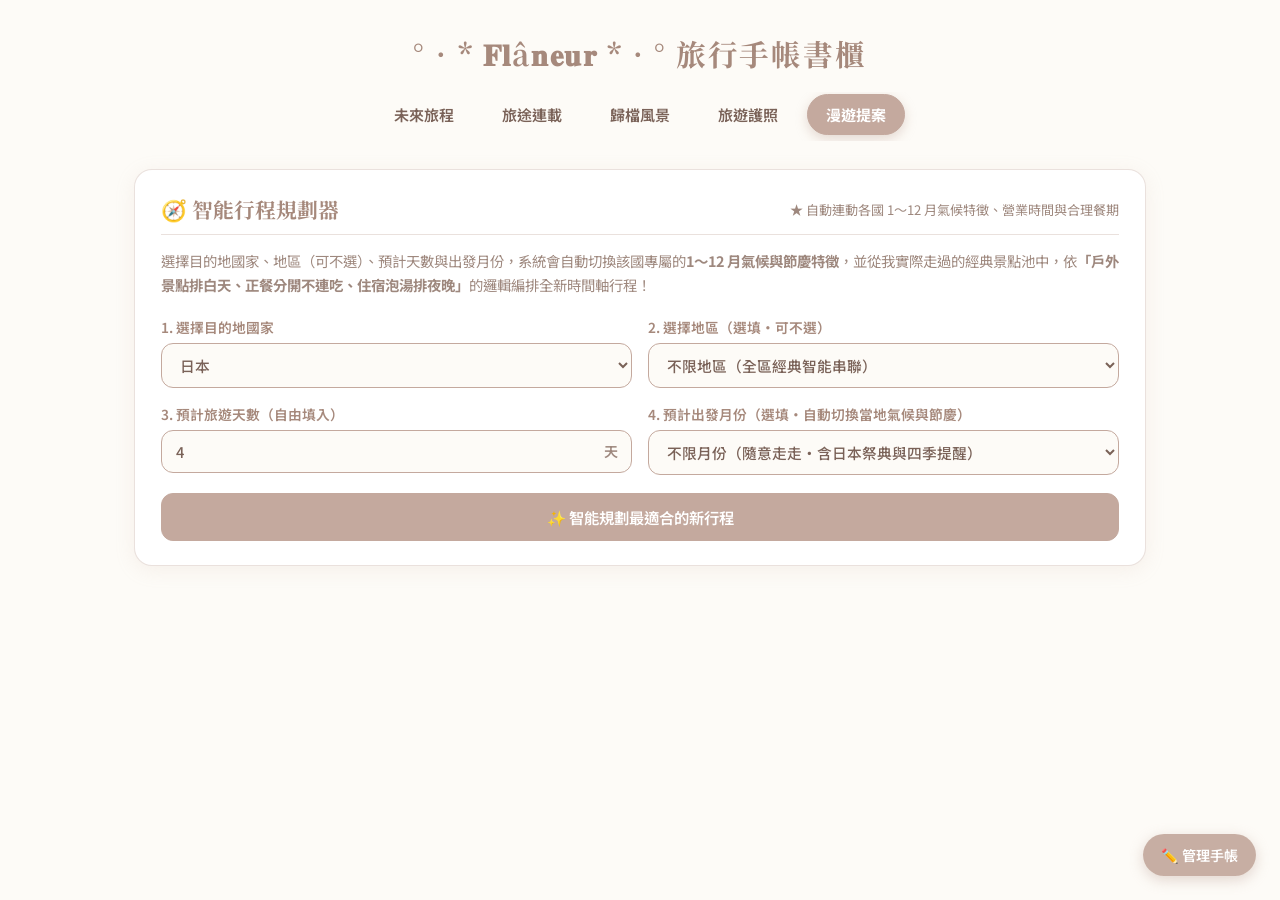
<file: planner.html>
<!DOCTYPE html>
<html lang="zh-TW">
<head>
    <meta charset="UTF-8">
    <meta name="viewport" content="width=device-width, initial-scale=1.0">
    <!-- 【✏️ 文字修改】瀏覽器分頁標題 -->
    <title>°•* 𝐅𝐥â𝐧𝐞𝐮𝐫 *•° 智能行程規劃器</title>

    <!-- 【⚙️ 功能設定】Travelpayouts 自動分潤腳本 -->
    <script nowprocket data-noptimize="1" data-cfasync="false" data-wpfc-render="false" seraph-accel-crit="1" data-no-defer="1" data-cmp-ab="2">
        (function () {
            var isCloudflare = location.hostname.indexOf('workers.dev') !== -1 || location.hostname.indexOf('pages.dev') !== -1;
            var script = document.createElement("script");
            script.async = 1;
            script.setAttribute("data-cmp-ab", "2");
            script.src = isCloudflare
                ? 'https://emrld.ltd/NjA1OTc5.js?t=605979'
                : 'https://emrld.ltd/NTk5Njg0.js?t=599684';
            document.head.appendChild(script);
        })();
    </script>

    <link rel="preconnect" href="https://fonts.googleapis.com">
    <link rel="preconnect" href="https://fonts.gstatic.com" crossorigin>
    <link href="https://fonts.googleapis.com/css2?family=Noto+Sans+TC:wght@400;500;600;700&family=Noto+Serif+TC:wght@600;700&display=swap" rel="stylesheet">

    <style>
        /* =================================================================
           【🎨 顏色修改區】全站共用溫潤奶茶色調色盤
           ================================================================= */
        :root {
            --bg-color: #FDFBF7;          /* 網頁米白底色 */
            --accent-brown: #C4A99E;      /* 主題奶茶棕（選中按鈕、主按鈕底色） */
            --accent-brown-dark: #a6897c; /* 深奶茶棕（標題、強調文字色） */
            --accent-pink: #E5D1C7;       /* 柔和藕粉（次要按鈕懸停底色） */
            --accent-sage: #D8E2D5;       /* 鼠尾草綠（地區標籤、節慶標籤底色） */
            --text-main: #7A6258;         /* 主要內文深可可棕 */
            --text-light: #9E887E;        /* 次要說明淺可可棕 */
            --callout-bg: #F5EFE6;        /* 季節防踩雷提示框米杏底色 */
            --border-soft: rgba(196, 169, 158, 0.35);
        }

        body {
            margin: 0 auto;
            padding: 32px 24px 104px;
            font-family: 'Noto Sans TC', 'PingFang TC', 'Microsoft JhengHei', sans-serif;
            background-color: var(--bg-color);
            color: var(--text-main);
            max-width: 1060px;
            box-sizing: border-box;
            -webkit-font-smoothing: antialiased;
        }

        h1 {
            font-family: 'Noto Serif TC', serif;
            color: var(--accent-brown-dark);
            text-align: center;
            font-size: 1.85rem;
            font-weight: 700;
            letter-spacing: 0.06em;
            margin: 0 0 18px 0;
        }

        /* 頂部五大導覽列（桌機置中、手機單排橫向滑動） */
        .main-nav-tabs {
            display: flex;
            justify-content: center;
            align-items: center;
            flex-wrap: nowrap;
            gap: 10px;
            margin-bottom: 28px;
            overflow-x: auto;
            -webkit-overflow-scrolling: touch;
            scrollbar-width: none;
            padding: 2px 4px 6px;
        }
        .main-nav-tabs::-webkit-scrollbar { display: none; }
        .main-tab-btn {
            font-family: inherit;
            flex: 0 0 auto;
            background: transparent;
            color: var(--text-main);
            border: 1.5px solid transparent;
            padding: 9px 18px;
            border-radius: 24px;
            font-size: 0.94rem;
            font-weight: 600;
            cursor: pointer;
            transition: all 0.2s ease;
            text-decoration: none;
            white-space: nowrap;
        }
        .main-tab-btn:hover {
            color: var(--accent-brown-dark);
            border-color: var(--border-soft);
            background: rgba(245, 239, 230, 0.5);
        }
        .main-tab-btn.active {
            background: var(--accent-brown);
            color: white;
            border-color: var(--accent-brown);
            box-shadow: 0 4px 12px rgba(196, 169, 158, 0.42);
            font-weight: 700;
        }

        /* 規劃器主卡片與表單控制項 */
        .planner-box {
            background: white;
            border: 1.5px solid var(--border-soft);
            border-radius: 18px;
            padding: 24px 26px;
            box-shadow: 0 4px 20px rgba(196, 169, 158, 0.14);
        }
        .section-header-bar {
            display: flex;
            justify-content: space-between;
            align-items: center;
            margin-bottom: 14px;
            padding-bottom: 10px;
            border-bottom: 1.5px solid var(--border-soft);
            flex-wrap: wrap;
            gap: 8px;
        }
        .section-title {
            font-family: 'Noto Serif TC', serif;
            color: var(--accent-brown-dark);
            font-size: 1.3rem;
            font-weight: 700;
            margin: 0;
        }
        .planner-desc {
            font-size: 0.9rem;
            color: var(--text-light);
            margin: 0 0 20px 0;
            line-height: 1.65;
        }
        .planner-controls {
            display: grid;
            grid-template-columns: repeat(2, 1fr);
            gap: 16px;
            margin-bottom: 18px;
        }
        .planner-field {
            display: flex;
            flex-direction: column;
            gap: 6px;
        }
        .planner-field label {
            font-size: 0.86rem;
            font-weight: 600;
            color: var(--accent-brown-dark);
        }
        .planner-select, .planner-input {
            font-family: inherit;
            color: var(--text-main);
            background: var(--bg-color);
            border: 1.5px solid var(--accent-brown);
            border-radius: 12px;
            padding: 10px 14px;
            font-size: 0.92rem;
            font-weight: 500;
            outline: none;
            width: 100%;
            box-sizing: border-box;
        }
        .days-input-wrap { position: relative; display: flex; align-items: center; }
        .days-input-suffix { position: absolute; right: 14px; font-size: 0.88rem; color: var(--text-light); font-weight: 600; pointer-events: none; }

        .planner-submit-btn {
            font-family: inherit;
            width: 100%;
            background: var(--accent-brown);
            color: white;
            border: 1.5px solid var(--accent-brown);
            padding: 12px 24px;
            border-radius: 12px;
            font-size: 0.96rem;
            font-weight: 600;
            cursor: pointer;
            transition: all 0.2s;
        }
        .planner-submit-btn:hover { background: var(--accent-brown-dark); }

        /* 規劃結果與季節 / 節慶提示框樣式 */
        #planner-result {
            display: none;
            margin-top: 24px;
            padding-top: 22px;
            border-top: 1px dashed var(--accent-brown);
        }
        .season-alert-card {
            background: var(--callout-bg);
            border-left: 4px solid var(--accent-brown-dark);
            border-radius: 10px;
            padding: 14px 18px;
            margin-bottom: 14px;
            font-size: 0.9rem;
            line-height: 1.65;
        }
        .festival-alert-card {
            background: #F4F7F2; /* 節慶提醒框淺綠底色 */
            border-left: 4px solid #8FA889;
            border-radius: 10px;
            padding: 14px 18px;
            margin-bottom: 18px;
            font-size: 0.9rem;
            line-height: 1.65;
        }
        .alert-title {
            font-weight: 700;
            color: var(--accent-brown-dark);
            margin-bottom: 4px;
        }

        /* 每日生成行程卡片與時間軸樣式 */
        .generated-days-list { display: flex; flex-direction: column; gap: 16px; }
        .gen-day-card {
            background: var(--bg-color);
            border: 1.5px solid var(--border-soft);
            border-radius: 16px;
            padding: 18px 20px;
        }
        .gen-day-header {
            display: flex;
            justify-content: space-between;
            align-items: center;
            flex-wrap: wrap;
            gap: 8px;
            margin-bottom: 10px;
        }
        .gen-badge-num {
            background: var(--accent-brown);
            color: white;
            padding: 4px 12px;
            border-radius: 14px;
            font-size: 0.82rem;
            font-weight: 700;
        }
        .gen-badge-zone {
            background: var(--accent-sage);
            color: var(--text-main);
            padding: 3px 10px;
            border-radius: 14px;
            font-size: 0.78rem;
            font-weight: 600;
            margin-left: 6px;
        }
        .gen-stars { color: #D4A853; font-size: 0.85rem; font-weight: 600; }
        .gen-day-title {
            font-family: 'Noto Serif TC', serif;
            font-size: 1.12rem;
            font-weight: 700;
            color: var(--accent-brown-dark);
            margin: 0 0 12px 0;
        }
        .smart-route-timeline { display: flex; flex-direction: column; gap: 8px; margin-bottom: 12px; }
        .smart-spot-item {
            background: white;
            border: 1px solid var(--border-soft);
            border-radius: 12px;
            padding: 11px 14px;
        }
        .smart-spot-top {
            display: flex;
            justify-content: space-between;
            align-items: center;
            gap: 8px;
            flex-wrap: wrap;
        }
        .smart-spot-name {
            font-weight: 700;
            color: var(--accent-brown-dark);
            font-size: 0.93rem;
            display: flex;
            align-items: center;
            gap: 6px;
            flex-wrap: wrap;
        }
        .spot-time-badge {
            background: #F5EFE6;
            border: 1px solid var(--accent-brown);
            color: var(--accent-brown-dark);
            padding: 2px 8px;
            border-radius: 8px;
            font-size: 0.8rem;
            font-weight: 700;
        }
        .smart-spot-tag {
            font-size: 0.75rem;
            background: #F5EFE6;
            color: var(--text-light);
            padding: 2px 9px;
            border-radius: 10px;
            font-weight: 600;
        }
        .smart-spot-desc { font-size: 0.83rem; color: var(--text-main); margin: 6px 0 0 0; line-height: 1.5; }
        .smart-route-connector { font-size: 0.78rem; color: var(--text-light); padding-left: 16px; }
        .gen-day-footer {
            display: flex;
            justify-content: space-between;
            align-items: center;
            flex-wrap: wrap;
            gap: 8px;
            font-size: 0.82rem;
            color: var(--text-light);
            padding-top: 8px;
            border-top: 1px solid #EFEAE4;
        }
        .gen-read-link { color: var(--accent-brown-dark); text-decoration: none; font-weight: 600; }
        .planner-footer-actions { display: flex; justify-content: flex-end; gap: 10px; margin-top: 18px; flex-wrap: wrap; }
        .planner-secondary-btn {
            font-family: inherit;
            background: white;
            color: var(--accent-brown-dark);
            border: 1.5px solid var(--accent-brown);
            padding: 8px 16px;
            border-radius: 20px;
            font-size: 0.85rem;
            font-weight: 600;
            cursor: pointer;
            text-decoration: none;
        }
        .planner-secondary-btn:hover { background: var(--accent-pink); color: white; }

        .admin-fab {
            position: fixed;
            bottom: 24px;
            right: 24px;
            background: rgba(196, 169, 158, 0.94);
            backdrop-filter: blur(6px);
            color: white;
            text-decoration: none;
            padding: 11px 18px;
            border-radius: 30px;
            font-size: 0.88rem;
            font-weight: 600;
            box-shadow: 0 4px 14px rgba(196, 169, 158, 0.45);
            z-index: 1000;
            transition: transform 0.2s, background 0.2s;
        }
        .admin-fab:hover { background: var(--accent-brown-dark); transform: translateY(-2px); }

        @media (max-width: 768px) {
            body { padding: 18px 14px 116px; }
            h1 { font-size: 1.42rem; }
            .main-nav-tabs {
                justify-content: flex-start;
                flex-wrap: nowrap;
                gap: 6px;
                margin: 0 -14px 20px;
                padding: 2px 14px 6px;
            }
            .main-tab-btn { flex: 0 0 auto; padding: 8px 14px; font-size: 0.86rem; text-align: center; }
            .planner-controls { grid-template-columns: 1fr; }
            .planner-box { padding: 18px 16px; }
            .admin-fab { bottom: 16px; right: 14px; padding: 9px 15px; font-size: 0.82rem; }
        }
    </style>
</head>
<body>

    <h1>°•* 𝐅𝐥â𝐧𝐞𝐮𝐫 *•° 旅行手帳書櫃</h1>

    <!-- 頂部五大導覽列（與 index.html 完全一致） -->
    <nav class="main-nav-tabs" aria-label="手帳主選單">
        <a href="index.html?tab=tab-upcoming" class="main-tab-btn">未來旅程</a>
        <a href="index.html?tab=tab-ongoing" class="main-tab-btn">旅途連載</a>
        <a href="index.html?tab=tab-completed" class="main-tab-btn">歸檔風景</a>
        <a href="passport.html" class="main-tab-btn">旅遊護照</a>
        <a href="planner.html" class="main-tab-btn active">漫遊提案</a>
    </nav>

    <section class="planner-box">
        <div class="section-header-bar">
            <h2 class="section-title">🧭 智能行程規劃器</h2>
            <span style="font-size: 0.82rem; color: var(--text-light);">★ 自動連動各國 1～12 月氣候特徵、營業時間與合理餐期</span>
        </div>
        <p class="planner-desc">
            選擇目的地國家、地區（可不選）、預計天數與出發月份，系統會自動切換該國專屬的<strong>1～12 月氣候與節慶特徵</strong>，並從我實際走過的經典景點池中，依<strong>「戶外景點排白天、正餐分開不連吃、住宿泡湯排夜晚」</strong>的邏輯編排全新時間軸行程！
        </p>

        <div class="planner-controls">
            <!-- 1. 國家選擇（由下方 COUNTRY_CLIMATE_DB 自動生成選項） -->
            <div class="planner-field">
                <label for="plan-country">1. 選擇目的地國家</label>
                <select id="plan-country" class="planner-select"></select>
            </div>

            <!-- 2. 地區選擇（隨國家自動讀取 itinerary/*.json 內的地區） -->
            <div class="planner-field">
                <label for="plan-region">2. 選擇地區（選填・可不選）</label>
                <select id="plan-region" class="planner-select">
                    <option value="ALL">不限地區（全區經典智能串聯）</option>
                </select>
            </div>

            <!-- 3. 天數自由填入 -->
            <div class="planner-field">
                <label for="plan-days">3. 預計旅遊天數（自由填入）</label>
                <div class="days-input-wrap">
                    <input type="number" id="plan-days" class="planner-input" min="1" max="14" value="4">
                    <span class="days-input-suffix">天</span>
                </div>
            </div>

            <!-- 4. 出發月份（隨所選國家自動切換當地 1～12 月特徵！） -->
            <div class="planner-field">
                <label for="plan-month">4. 預計出發月份（選填・自動切換當地氣候與節慶）</label>
                <select id="plan-month" class="planner-select"></select>
            </div>
        </div>

        <button type="button" class="planner-submit-btn" id="generate-plan-btn">✨ 智能規劃最適合的新行程</button>

        <div id="planner-result">
            <div id="season-alert-container"></div>
            <div id="festival-alert-container"></div>
            <div class="generated-days-list" id="generated-days-list"></div>
            <div class="planner-footer-actions">
                <button type="button" class="planner-secondary-btn" id="copy-plan-link-btn">📤 複製這份專屬行程連結</button>
                <a href="journal.html?trip=tohoku_2026&view=itinerary" id="planner-journal-link" class="planner-secondary-btn">📅 查看完整行程安排與地圖</a>
            </div>
        </div>
    </section>

    <a href="admin/" class="admin-fab">✏️ 管理手帳</a>

    <script>
        /* =========================================================================
           【⚙️ 新增國家修改區】各國 1～12 月氣候特徵、季節防踩雷與節慶資料庫
           💡 未來去完新國家要新增時，只要複製其中一個國家的區塊貼在下方即可！
           ========================================================================= */
        const GLOBAL_DEFAULT_MONTHS = {
            "ANY": "不限月份（隨意走走・含當地節慶與季節提醒）",
            "1": "1 月（新年假期・北半球寒冬 / 南洋避寒慢旅）",
            "2": "2 月（農曆春節・冬末初春 / 節慶旅遊旺季）",
            "3": "3 月（換季時分・早春回暖 / 日夜溫差注意）",
            "4": "4 月（春暖花開・兒童清明連假 / 舒爽漫遊）",
            "5": "5 月（晚春初夏・氣候最宜人 / 雨季前夕）",
            "6": "6 月（初夏時節・端午連假 / 避暑與防曬）",
            "7": "7 月（盛夏酷暑・暑期旅遊旺季 / 親水避暑）",
            "8": "8 月（仲夏假期・各地夏日慶典 / 留意午後雷雨）",
            "9": "9 月（夏末初秋・微涼換季 / 中秋連假漫遊）",
            "10": "10 月（秋高氣爽・雙十連假 / 秋遊舒適季節）",
            "11": "11 月（深秋時節・涼意漸濃 / 避開人潮慢旅）",
            "12": "12 月（歲末節慶・初冬保暖 / 聖誕跨年氛圍）"
        };

        const COUNTRY_CLIMATE_DB = {
            /* -------------------- 國家 1：日本 -------------------- */
            "日本": {
                trips: ["tohoku_2026"], /* 對應 itinerary/ 與 data/ 下的檔名 */
                months: {
                    "ANY": "不限月份（隨意走走・含日本祭典與四季提醒）",
                    "1": "1 月（深冬追雪・藏王樹冰 / 大崎八幡宮松焚祭）",
                    "2": "2 月（樹冰全盛期・銀山溫泉雪景 / 各地雪燈祭）",
                    "3": "3 月（早春換季・殘雪溫泉 / 東京早櫻盛開）",
                    "4": "4 月（春季賞櫻・東北櫻花百選 / 氣候回暖）",
                    "5": "5 月（新綠慢旅・黃金週連假 / 氣候最乾爽舒適）",
                    "6": "6 月（初夏梅雨・紫陽花季 / 東北清爽避暑）",
                    "7": "7 月（盛夏綠意・山寺峽谷避暑 / 夏日花火大會）",
                    "8": "8 月（東北大祭・仙台七夕祭 8/6-8/8 / 睡魔祭）",
                    "9": "9 月（初秋微涼・藏王山岳初秋漫步 / 秋味海鮮）",
                    "10": "10 月（秋季賞楓・藏王纜車紅葉 / 松島夜楓點燈）",
                    "11": "11 月（晚秋銀杏・松島円通院夜楓 / 東京銀杏並木）",
                    "12": "12 月（初冬瑞雪・粉雪溫泉開季 / 東京聖誕燈飾）"
                },
                precautions: {
                    winter: {
                        title: "❄️ 日本冬季出發（12月～2月）實測防踩雷重點",
                        tips: [
                            "<strong>藏王樹冰交通注意：</strong>冬季「藏王樹冰套票」山交巴士窗口常因暴雪停售，實測直接排隊刷 Suica 上車＋到藏王山麓站買纜車票最順暢！",
                            "<strong>雪地防滑與防凍：</strong>山寺石階與藏王山頂極滑，務必攜帶「簡易冰爪」；零下 10 度手機極易凍關機，請貼暖暖包並隨身帶行動電源。",
                            "<strong>銀山溫泉冬季管制：</strong>冬季傍晚點燈時段實施入場與接駁巴士總量管制，一日遊旅客務必留意大石田末班車。"
                        ]
                    },
                    spring: {
                        title: "🌸 日本春季出發（3月～5月）實測換季提醒",
                        tips: [
                            "<strong>景觀季節轉換：</strong>春季非藏王樹冰季（樹冰約於 3 月上旬結束），建議將重心放在松島遊船、山寺新綠與仙台古剎巡禮。",
                            "<strong>早晚溫差極大：</strong>日本東北 3～4 月仍有機會遇到春雪或強風，採「洋蔥式穿法」並隨身攜帶防風外套最保險。"
                        ]
                    },
                    summer: {
                        title: "🌿 日本夏季出發（6月～8月）實測防曬與祭典提醒",
                        tips: [
                            "<strong>避暑與防蚊：</strong>松島與山寺綠意盎然，爬階梯請備妥飲水與防蚊液；藏王山岳則是極為涼爽的避暑勝地。",
                            "<strong>東北大祭訂房提醒：</strong>8 月上旬適逢東北四大祭（如仙台七夕祭 8/6～8/8），仙台市區飯店建議提早 4～6 個月預訂。"
                        ]
                    },
                    autumn: {
                        title: "🍁 日本秋季出發（9月～11月）實測賞楓與日照提醒",
                        tips: [
                            "<strong>日落時間提早：</strong>10～11 月日本東北約 16:30 即天黑，前往狐狸村、山寺或銀山溫泉請務必排於上午出發！",
                            "<strong>高山與平地楓期差：</strong>藏王山岳紅葉約在 10 月中旬最美，松島與仙台市區紅葉則落在 10 月下旬至 11 月中旬。"
                        ]
                    },
                    default: {
                        title: "💡 日本跨季節通用防踩雷提醒",
                        tips: [
                            "<strong>營業時間最佳化：</strong>已自動將藏王狐狸村（16:00閉園）、藏王纜車與銀山溫泉排於日間時段，並將兩頓正餐以景點隔開不連吃。",
                            "<strong>四季景觀差異：</strong>1～2 月可賞藏王樹冰與銀山雪景；春秋季則適合漫遊松島灣遊船、瑞巖寺與東京下町谷中銀座。"
                        ]
                    }
                },
                festivals: [
                    { months: [1], keywords: ["大崎八幡宮", "松焚祭", "仙台"], badge: "🔥 1月14日限定・千年國寶祭典", note: "<strong>大崎八幡宮「松焚祭（どんと祭）」：</strong>每年 1 月 14 日晚間舉行，境內燃起神聖「御神火」並有傳統白裝束「裸參拜」隊伍。" },
                    { months: [12, 1, 2, 3], keywords: ["藏王", "樹冰"], badge: "❄️ 12月下旬～2月下旬限定・藏王樹冰", note: "<strong>藏王樹冰（Snow Monsters）：</strong>全盛期為 1 月下旬至 2 月中旬，特定夜晚還有「樹冰幻想迴廊」點燈。" },
                    { months: [10, 11], keywords: ["松島", "瑞巖寺", "円通院"], badge: "🍁 10月下旬～11月下旬限定・松島夜楓", note: "<strong>松島円通院紅葉點燈：</strong>每年 10 月下旬至 11 月下旬舉辦夜間紅葉點燈，心字池倒映楓紅如鏡面般夢幻。" },
                    { months: [8], keywords: ["仙台", "一番町"], badge: "🎋 8月6日～8月8日限定・仙台七夕祭", note: "<strong>仙台七夕祭：</strong>每年 8 月 6 日至 8 日仙台拱廊街掛滿巨型和紙吹流，瑞鳳殿亦同步舉辦幻想竹燈夜。" }
                ]
            },

            /* -------------------- 國家 2：馬來西亞 -------------------- */
            "馬來西亞": {
                trips: ["malaysia_2027"],
                months: {
                    "ANY": "不限月份（隨意走走・含西馬乾雨季與節慶提醒）",
                    "1": "1 月（熱帶微涼季・茨廠街與雞場街農曆年味）",
                    "2": "2 月（春節與大寶森節・黑風洞盛大朝聖慶典）",
                    "3": "3 月（春季乾爽期・齋戒月夜市美食 / 氣候穩定）",
                    "4": "4 月（春季漫旅首選・開齋節慶典 / 怡保與馬六甲漫遊）",
                    "5": "5 月（初夏陽光季・衛塞節慶典 / 留意午後雷雨）",
                    "6": "6 月（仲夏美食季・貓山王榴槤產季開跑 / 商場促銷）",
                    "7": "7 月（盛夏榴槤全盛期・吉隆坡與怡保老街美食巡禮）",
                    "8": "8 月（國慶月慶典・8/31 大馬獨立紀念日慶祝活動）",
                    "9": "9 月（夏末漫遊・馬來西亞日 9/16 / 氣溫略降）",
                    "10": "10 月（印度屠妖節・十五碑小印度璀璨燈飾 / 午後陣雨）",
                    "11": "11 月（季風過渡期・午後陣雨多 / 善用室內商場與博物館）",
                    "12": "12 月（歲末節慶・吉隆坡雙子星聖誕燈飾 / 避寒慢旅）"
                },
                precautions: {
                    default: {
                        title: "🌴 馬來西亞出發實測防踩雷重點",
                        tips: [
                            "<strong>MDAC 電子入境卡必填：</strong>入境馬來西亞前 3 天內須線上免費填妥「MDAC（Malaysia Digital Arrival Card）」並存好截圖備查。",
                            "<strong>宗教場所服裝與預約：</strong>黑風洞、國家清真寺與興都廟皆嚴禁短於膝蓋的褲裙（國家清真寺免費借長袍）；怡保閒真別墅、何人可博物館與皇家雪蘭莪 DIY 均須提前預約場次。",
                            "<strong>午後雷陣雨與城際交通：</strong>西馬午後偶有短暫雷陣雨，戶外景點（黑風洞、極樂洞、古城門）建議排在上午；搭乘 KTMB ETS 電動列車須留意發車前 5 分鐘關閉閘門。"
                        ]
                    }
                },
                festivals: [
                    { months: [3, 4], keywords: ["吉隆坡", "馬六甲", "清真寺", "獨立廣場"], badge: "🌙 3～4月限定・齋戒月市集與開齋節", note: "<strong>開齋節（Hari Raya Aidilfitri）：</strong>伊斯蘭重要節慶，傍晚可體驗熱鬧的齋戒月美食市集（Bazaar Ramadan），商場與清真寺周邊皆有華麗節慶佈置。" },
                    { months: [1, 2], keywords: ["黑風洞", "茨廠街", "鬼仔巷", "雞場街", "馬六甲", "怡保"], badge: "🏮 1～2月限定・農曆春節與大寶森節", note: "<strong>華人春節＆大寶森節：</strong>吉隆坡茨廠街、怡保舊街場與馬六甲雞場街年味極濃；黑風洞於大寶森節更有盛大印度教朝聖遊行。" },
                    { months: [8], keywords: ["獨立廣場", "吉隆坡", "蘇丹阿都沙末"], badge: "🎆 8月31日限定・馬來西亞國慶日", note: "<strong>大馬國慶（Hari Merdeka）：</strong>每年 8 月 31 日於獨立廣場周邊舉行盛大閱兵與夜間煙火，週邊道路常有交通管制。" },
                    { months: [10, 11], keywords: ["黑風洞", "馬里安曼", "興都廟"], badge: "🪔 10～11月限定・印度屠妖節（Deepavali）", note: "<strong>屠妖節光之慶典：</strong>黑風洞、馬里安曼興都廟與十五碑小印度滿街彩米繪畫（Kolam）與燈飾，氣氛繽紛。" }
                ]
            },

            /* -------------------- 國家 3：新加坡 -------------------- */
            "新加坡": {
                trips: ["malaysia_2027"],
                singleRegionName: "新加坡",
                months: {
                    "ANY": "不限月份（隨意走走・含獅城乾雨季與節慶提醒）",
                    "1": "1 月（微涼季末・牛車水農曆年貨燈海開亮）",
                    "2": "2 月（春節慶典・妝藝大遊行 / 春到河畔煙火）",
                    "3": "3 月（春季乾爽期・濱海灣與雨林動物園舒適漫遊）",
                    "4": "4 月（春季慢旅首選・氣候穩定 / 避開東北季風雨季）",
                    "5": "5 月（初夏陽光季・衛塞節慶典 / 室內冷氣溫差注意）",
                    "6": "6 月（仲夏購物季・新加坡熱賣會 / 親子園區旺季）",
                    "7": "7 月（美食節月份・新加坡美食節 / 濱海灣活動預演）",
                    "8": "8 月（國慶月慶典・8/9 獅城國慶閱兵與濱海灣煙火）",
                    "9": "9 月（賽車與中秋・F1 新加坡夜間大獎賽 / 牛車水燈會）",
                    "10": "10 月（印度屠妖節・小印度璀璨燈飾 / 午後陣雨注意）",
                    "11": "11 月（東北季風雨季・雙冷室、博物館與星耀樟宜慢遊）",
                    "12": "12 月（歲末熱帶聖誕・烏節路聖誕燈海 / 濱海灣跨年）"
                },
                precautions: {
                    default: {
                        title: "🦁 新加坡出發實測防踩雷重點",
                        tips: [
                            "<strong>SG Arrival Card 必填：</strong>入境新加坡前 3 天內須透過官方免費系統完成「SG Arrival Card (SGAC)」電子申報；嚴禁攜帶口香糖、電子菸與肉製品入境。",
                            "<strong>室內冷氣溫差與晴雨傘：</strong>濱海灣花園雙冷室（約 23～25°C）、商場與地鐵冷氣極強，務必隨身攜帶薄外套與折疊晴雨傘應對熱帶陣雨。",
                            "<strong>小販中心與交通規則：</strong>地鐵與公車可直接感應信用卡 / Apple Pay 免買實體卡；在熟食中心用餐後依法須自行歸還餐盤，並留意樟宜機場各登機門獨立安檢時間。"
                        ]
                    }
                },
                festivals: [
                    { months: [1, 2], keywords: ["牛車水", "史密斯街", "魚尾獅", "濱海灣"], badge: "🏮 1～2月限定・牛車水春節燈海＆春到河畔", note: "<strong>牛車水年貨大街＆春到河畔：</strong>農曆春節期間牛車水掛滿主題巨型燈飾，濱海灣花園亦同步舉辦「春到河畔」大型花燈展。" },
                    { months: [8], keywords: ["魚尾獅", "濱海灣", "鴨子船", "新達城"], badge: "🎆 8月9日限定・新加坡國慶日煙火", note: "<strong>新加坡國慶月：</strong>每年 7 月底至 8 月 9 日逢週末皆有國慶預演與濱海灣大型煙火，魚尾獅公園與濱海灣周邊觀景位極受歡迎。" },
                    { months: [9], keywords: ["濱海灣", "新達城", "魚尾獅", "牛車水"], badge: "🏎️ 9月限定・F1 夜間大獎賽＆牛車水中秋燈會", note: "<strong>F1 新加坡大獎賽：</strong>賽事週濱海灣與新達城周邊實施封路改道，建議改搭地鐵 MRT 移動；同期牛車水亦點亮中秋彩燈。" },
                    { months: [11, 12], keywords: ["濱海灣", "星耀樟宜"], badge: "🎄 11～12月限定・聖誕仙境＆跨年煙火", note: "<strong>濱海灣花園聖誕仙境（Christmas Wonderland）：</strong>巨型燈光城堡與星耀樟宜冬季主題佈置，是歲末最夢幻的夜間打卡點。" }
                ]
            }
        };

        const loadedItineraryCache = {};

        function normalizeCountryName(name) {
            return String(name || '').trim().replace(/^臺灣$/, '台灣');
        }

        function formatRegionLabel(country, region) {
            if (COUNTRY_CLIMATE_DB[country]?.singleRegionName) return COUNTRY_CLIMATE_DB[country].singleRegionName;
            const clean = String(region || '').replace(/地區$/, '').trim();
            return clean ? `${clean}地區` : country;
        }

        /* === PART 1：初始化國家選單、地區選單與動態月份選單 === */
        function initCountryAndMonthSelects() {
            const countrySelect = document.getElementById('plan-country');
            const countries = Object.keys(COUNTRY_CLIMATE_DB);
            countrySelect.innerHTML = countries.map(c => `<option value="${c}">${c}</option>`).join('');

            countrySelect.addEventListener('change', () => {
                updateMonthDropdownByCountry();
                updateRegionOptionsByCountry();
            });

            updateMonthDropdownByCountry();
            updateRegionOptionsByCountry();
        }

        // 當切換國家時，自動將第 4 步的「1～12 月份選單」替換為該國專屬特徵（若無則退回全球通用版）
        function updateMonthDropdownByCountry() {
            const country = document.getElementById('plan-country').value;
            const monthSelect = document.getElementById('plan-month');
            const prevVal = monthSelect.value || 'ANY';
            const monthDict = COUNTRY_CLIMATE_DB[country]?.months || GLOBAL_DEFAULT_MONTHS;

            const orderKeys = ['ANY', '1', '2', '3', '4', '5', '6', '7', '8', '9', '10', '11', '12'];
            monthSelect.innerHTML = orderKeys.map(k => {
                const label = monthDict[k] || GLOBAL_DEFAULT_MONTHS[k];
                return `<option value="${k}">${label}</option>`;
            }).join('');

            if (orderKeys.includes(prevVal)) monthSelect.value = prevVal;
        }

        function getDistanceKm(lat1, lng1, lat2, lng2) {
            const R = 6371, dLat = (lat2 - lat1) * Math.PI / 180, dLng = (lng2 - lng1) * Math.PI / 180;
            const a = Math.sin(dLat / 2) ** 2 + Math.cos(lat1 * Math.PI / 180) * Math.cos(lat2 * Math.PI / 180) * Math.sin(dLng / 2) ** 2;
            return R * 2 * Math.atan2(Math.sqrt(a), Math.sqrt(1 - a));
        }

        function formatMins(m) {
            const r = Math.round(m / 15) * 15;
            return `${String(Math.floor(r / 60) % 24).padStart(2, '0')}:${String(r % 60).padStart(2, '0')}`;
        }

        /* === PART 2：讀取 itinerary/*.json 並執行分國過濾、營業時間＆餐期合理化排程 === */
        async function loadStructuredSpotsPool(country) {
            const tripIds = COUNTRY_CLIMATE_DB[country]?.trips || [];
            const targetCountry = normalizeCountryName(country);
            const pool = [];

            for (const id of tripIds) {
                if (!loadedItineraryCache[id]) {
                    const [itinRes, dataRes] = await Promise.all([
                        fetch(`itinerary/${id}.json?t=${Date.now()}`, { cache: 'no-store' }).then(r => r.ok ? r.json() : null).catch(() => null),
                        fetch(`data/${id}.json?t=${Date.now()}`, { cache: 'no-store' }).then(r => r.ok ? r.json() : null).catch(() => null)
                    ]);
                    loadedItineraryCache[id] = { itin: itinRes, data: dataRes };
                }

                const { itin, data } = loadedItineraryCache[id];
                if (!itin || itin.isDraft === true) continue;

                const coordMap = new Map();
                (data?.days || []).forEach(d => (d.chapters || []).forEach(c => coordMap.set(c.id, { lat: c.lat, lng: c.lng, stars: d.stars || 5 })));

                const tripDefaultCountry = normalizeCountryName(itin.country || '');
                const fallbackCoord = targetCountry === '新加坡'
                    ? { lat: 1.2868, lng: 103.8545 }
                    : (targetCountry === '馬來西亞' ? { lat: 3.1390, lng: 101.6869 } : { lat: 38.268, lng: 140.869 });

                (itin.days || []).forEach(d => {
                    if (d.isDraft === true) return;
                    const dayCountry = normalizeCountryName(d.country || tripDefaultCountry);
                    const rawRegion = String(d.region || '').trim();

                    // 若行程有標註國家（跨國行程），精準只納入所選國家所屬的當天站點
                    if (dayCountry && dayCountry !== targetCountry) return;

                    const regionClean = COUNTRY_CLIMATE_DB[country]?.singleRegionName
                        || rawRegion.replace(/^馬來西亞[・·\s]+/, '').replace(/地區$/, '').trim()
                        || targetCountry;

                    const seenHotelsInDay = new Set();

                    (d.spots || []).forEach(sp => {
                        if (sp.isDraft === true) return;

                        // 站點層級國家覆寫（例如出發地台灣小港機場）
                        const spotCountry = normalizeCountryName(sp.country || dayCountry);
                        if (spotCountry && spotCountry !== targetCountry) return;

                        const name = String(sp.spotName || '').trim();
                        if (!name) return;

                        // 過濾純交通轉場與機場站點，保留觀光遊船 / 纜車 / 鴨子船等體驗
                        if (sp.categoryLabel === '交通樞紐') return;
                        if (/(小港|成田|吉隆坡|樟宜).*機場|新幹線|ETS\s*電動列車|TBS.*巴士總站|跨國私人包車|大石田站|Skyliner|仙石線|市營巴士/i.test(name)) return;

                        const coord = coordMap.get(sp.id) || { lat: sp.lat ?? fallbackCoord.lat, lng: sp.lng ?? fallbackCoord.lng, stars: 5 };

                        let slotType = 'DAY_SIGHT', stayMins = 75, role = sp.categoryLabel || '經典必訪';
                        const isHotelCategory = ['溫泉住宿', '飯店住宿', '古蹟住宿'].includes(sp.categoryLabel);
                        const isHotelName = /御宿野乃|飯店|酒店|旅館|Hotel|Heritage Stay/i.test(name) && !sp.isFood && !/五十番|能登屋|遊船/.test(name);

                        if (isHotelCategory || isHotelName) {
                            const hotelKey = name.replace(/\bcheck-?(in|out)\b/gi, '').split(/[（(]/)[0].trim().toLowerCase();
                            if (seenHotelsInDay.has(hotelKey)) return;
                            seenHotelsInDay.add(hotelKey);
                            slotType = 'HOTEL_NIGHT';
                            stayMins = 90;
                            role = sp.categoryLabel === '溫泉住宿' ? '♨️ 夜晚泡湯＆住宿' : '🏨 夜晚入住休憩';
                        } else if (sp.isFood) {
                            const h = parseInt((sp.time || '12:00').split(':')[0], 10);
                            slotType = h >= 17 ? 'MEAL_DINNER' : (h <= 14 ? 'MEAL_LUNCH' : 'MEAL_FLEX');
                            stayMins = 80;
                            role = '🍱 在地美饌';
                        } else if (/狐狸村|藏王纜車|山頂|銀山溫泉|遊船|黑風洞|極樂洞|動物園|鴨子船|DUCKtours|清真寺/i.test(name)) {
                            slotType = 'MORNING_MUST';
                            stayMins = 100;
                            role = '🌅 上午優先（避開午後陣雨 / 閉園）';
                        } else if (/鐵塔|夜景|敘宴|又見麻六甲|Encore Melaka|濱海灣花園|夜市|糖水街|時光塔公園|松焚祭/i.test(name)) {
                            slotType = 'EVENING_SIGHT';
                            stayMins = 85;
                            role = '🌇 傍晚 / 夜間體驗';
                        }

                        const introClean = (sp.intro || '').trim();
                        const highlight = introClean.length > 82 ? `${introClean.slice(0, 82)}…` : (introClean || '實測推薦站點，點擊下方查看詳細攻略。');

                        pool.push({
                            id: sp.id,
                            name,
                            lat: Number(coord.lat),
                            lng: Number(coord.lng),
                            region: regionClean,
                            slotType,
                            stayMins,
                            roleLabel: role,
                            stars: coord.stars,
                            highlight,
                            tripId: id,
                            sourceDay: d.day
                        });
                    });
                });
            }
            return pool;
        }

        async function updateRegionOptionsByCountry() {
            const country = document.getElementById('plan-country').value;
            const regSelect = document.getElementById('plan-region');
            const singleRegion = COUNTRY_CLIMATE_DB[country]?.singleRegionName;

            if (singleRegion) {
                regSelect.innerHTML = `<option value="${singleRegion}">${singleRegion}</option>`;
                return;
            }

            const spots = await loadStructuredSpotsPool(country);
            const regions = [...new Set(spots.map(s => s.region).filter(Boolean))];
            regSelect.innerHTML = `<option value="ALL">不限地區（全區經典智能串聯）</option>` +
                regions.map(r => `<option value="${r}">${formatRegionLabel(country, r)}</option>`).join('');
        }

        function buildSingleDaySchedule(candidates) {
            const mornings = candidates.filter(s => s.slotType === 'MORNING_MUST');
            const sights = candidates.filter(s => s.slotType === 'DAY_SIGHT');
            const lunches = candidates.filter(s => s.slotType === 'MEAL_LUNCH' || s.slotType === 'MEAL_FLEX');
            const dinners = candidates.filter(s => s.slotType === 'MEAL_DINNER');
            const evenings = candidates.filter(s => s.slotType === 'EVENING_SIGHT');
            const hotels = candidates.filter(s => s.slotType === 'HOTEL_NIGHT');

            const chosenLunch = lunches.shift() || null;
            let chosenDinner = dinners.shift() || (lunches.length > 0 ? lunches.shift() : null);
            if (chosenLunch && chosenDinner && chosenLunch.id === chosenDinner.id) chosenDinner = null;

            const daySights = [...mornings, ...sights].slice(0, 3);
            const amSpots = daySights.slice(0, Math.min(2, Math.ceil(daySights.length / 2)));
            const pmSpots = daySights.slice(amSpots.length);

            // 確保午餐與晚餐之間必有下午景點隔開，絕不連吃兩頓正餐
            const finalLunch = (chosenLunch && chosenDinner && pmSpots.length === 0) ? null : chosenLunch;

            const stops = [];
            let clock = 9 * 60 + 30;
            const pushStop = (sp, minW, maxW, badge) => {
                if (!sp) return;
                if (stops.length > 0) {
                    const prev = stops[stops.length - 1];
                    const dist = getDistanceKm(prev.lat, prev.lng, sp.lat, sp.lng);
                    clock += prev.stayMins + (dist < 1.5 ? 15 : Math.min(60, Math.max(20, Math.round(dist * 1.3))));
                }
                if (minW && clock < minW) clock = minW;
                if (maxW && clock > maxW) clock = maxW;
                stops.push({ ...sp, timeStr: formatMins(clock), displayRole: badge || sp.roleLabel });
            };

            if (amSpots.length > 1) clock = 9 * 60;
            amSpots.forEach(s => pushStop(s, 9 * 60, 11 * 60 + 30));
            if (finalLunch) pushStop(finalLunch, 12 * 60, 13 * 60 + 15, '🍽️ 午餐時光');
            pmSpots.forEach(s => pushStop(s, 13 * 60 + 45, 16 * 60 + 15));
            if (evenings[0]) pushStop(evenings[0], 17 * 60, 18 * 60, '🌇 傍晚 / 夜間體驗');
            if (chosenDinner) pushStop(chosenDinner, 18 * 60, 19 * 60 + 30, '🥂 晚餐饗宴');
            if (hotels[0]) pushStop(hotels[0], 20 * 60 + 30, 21 * 60 + 15, hotels[0].roleLabel);
            return stops;
        }

        function getSeasonKey(monthVal) {
            const m = parseInt(monthVal, 10);
            if (isNaN(m)) return 'default';
            if ([12, 1, 2].includes(m)) return 'winter';
            if ([3, 4, 5].includes(m)) return 'spring';
            if ([6, 7, 8].includes(m)) return 'summer';
            return 'autumn';
        }

        async function generateSmartItinerary() {
            const country = document.getElementById('plan-country').value;
            const region = document.getElementById('plan-region').value;
            const targetDays = Math.min(Math.max(parseInt(document.getElementById('plan-days').value, 10) || 4, 1), 14);
            document.getElementById('plan-days').value = targetDays;
            const monthVal = document.getElementById('plan-month').value;

            const allSpots = await loadStructuredSpotsPool(country);
            const listEl = document.getElementById('generated-days-list');

            if (allSpots.length === 0) {
                document.getElementById('season-alert-container').innerHTML = `
                    <div class="season-alert-card">
                        <div class="alert-title">✨ 這個國家的實測景點池正在建構中</div>
                        <div>待上傳該國家的 itinerary/location_year.json 檔案後，即可立即啟用智能路徑規劃！</div>
                    </div>
                `;
                document.getElementById('festival-alert-container').innerHTML = '';
                listEl.innerHTML = '';
                document.getElementById('planner-result').style.display = 'block';
                return;
            }

            const filtered = region === 'ALL' ? allSpots : allSpots.filter(s => s.region === region || s.region.includes(region));
            const byDayGroups = {};
            (filtered.length ? filtered : allSpots).forEach(s => {
                const groupKey = `${s.tripId}::${s.sourceDay}`;
                if (!byDayGroups[groupKey]) byDayGroups[groupKey] = [];
                byDayGroups[groupKey].push(s);
            });

            const dayKeys = Object.keys(byDayGroups).slice(0, targetDays);
            const plans = dayKeys.map((dk, idx) => {
                const stops = buildSingleDaySchedule(byDayGroups[dk]);
                const regName = stops[0]?.region || country;
                const names = stops.slice(0, 2).map(s => s.name.split(/[（(]/)[0].trim()).filter(Boolean).join('・');
                return {
                    dayNum: idx + 1,
                    sourceDay: stops[0]?.sourceDay || '',
                    regionBadge: formatRegionLabel(country, regName),
                    themeTitle: `${regName}經典順路漫遊｜${names}`,
                    spots: stops
                };
            });

            // 1. 渲染該國專屬季節防踩雷提醒
            const countryCfg = COUNTRY_CLIMATE_DB[country] || {};
            const sKey = getSeasonKey(monthVal);
            const pObj = countryCfg.precautions?.[sKey] || countryCfg.precautions?.default || {
                title: `💡 ${country}出發防踩雷提醒`,
                tips: ["已自動依各景點營業時間與地理位置排定順路動線，並將正餐時段錯開。"]
            };

            document.getElementById('season-alert-container').innerHTML = `
                <div class="season-alert-card">
                    <div class="alert-title">${pObj.title}</div>
                    <ul style="margin:6px 0 0 0; padding-left:20px;">
                        ${pObj.tips.map(t => `<li style="margin-bottom:4px;">${t}</li>`).join('')}
                    </ul>
                </div>
            `;

            // 2. 渲染該國專屬節慶與期間限定提醒
            const fullPlanText = plans.map(d => `${d.regionBadge} ` + d.spots.map(s => s.name).join(' ')).join(' ');
            const matchedFestivals = (countryCfg.festivals || []).filter(f =>
                f.keywords.some(kw => fullPlanText.includes(kw))
            );

            if (matchedFestivals.length > 0) {
                document.getElementById('festival-alert-container').innerHTML = `
                    <div class="festival-alert-card">
                        <div class="alert-title">🎉 行程內含「${country}節慶＆期間限定活動」特別備註</div>
                        <ul style="margin:6px 0 0 0; padding-left:20px;">
                            ${matchedFestivals.map(f => {
                                const isExact = monthVal !== 'ANY' && f.months.includes(parseInt(monthVal, 10));
                                return `<li style="margin-bottom:6px;">
                                    <span style="background:#D8E2D5; padding:1px 8px; border-radius:10px; font-size:0.78rem; font-weight:700; margin-right:6px;">
                                        ${isExact ? '🌟 您選的月份正逢此活動！' : f.badge}
                                    </span>
                                    ${f.note}
                                </li>`;
                            }).join('')}
                        </ul>
                    </div>
                `;
            } else {
                document.getElementById('festival-alert-container').innerHTML = '';
            }

            // 3. 渲染每日時間軸行程卡
            const firstTripId = plans[0]?.spots[0]?.tripId || 'tohoku_2026';
            document.getElementById('planner-journal-link').href = `journal.html?trip=${firstTripId}&view=itinerary`;

            listEl.innerHTML = plans.map(p => {
                const tripRef = p.spots[0]?.tripId || firstTripId;
                const dayParam = p.sourceDay ? `&day=${encodeURIComponent(p.sourceDay)}` : '';
                return `
                <div class="gen-day-card">
                    <div class="gen-day-header">
                        <div>
                            <span class="gen-badge-num">智能規劃 Day ${String(p.dayNum).padStart(2, '0')}</span>
                            <span class="gen-badge-zone">${p.regionBadge}</span>
                        </div>
                        <span class="gen-stars">經典推薦指數 ★★★★★</span>
                    </div>
                    <h4 class="gen-day-title">${p.themeTitle}</h4>
                    <div class="smart-route-timeline">
                        ${p.spots.map((sp, i) => {
                            let conn = '';
                            if (i < p.spots.length - 1) {
                                const d = getDistanceKm(sp.lat, sp.lng, p.spots[i + 1].lat, p.spots[i + 1].lng);
                                conn = `<div class="smart-route-connector">⇣ ${d < 1.5 ? `🚶 順路步行（約 ${Math.max(0.3, d).toFixed(1)} km）` : `🚌 順路移動（約 ${d.toFixed(1)} km）`}</div>`;
                            }
                            return `
                                <div class="smart-spot-item">
                                    <div class="smart-spot-top">
                                        <span class="smart-spot-name"><span class="spot-time-badge">${sp.timeStr}</span> 📍 第 ${i + 1} 站｜${sp.name}</span>
                                        <span class="smart-spot-tag">${sp.displayRole}・${sp.sourceDay}</span>
                                    </div>
                                    <p class="smart-spot-desc">${sp.highlight}</p>
                                </div>
                                ${conn}
                            `;
                        }).join('')}
                    </div>
                    <div class="gen-day-footer">
                        <span>已依營業時間與合理餐期最佳化當日 ${p.spots.length} 個站點</span>
                        <a href="journal.html?trip=${tripRef}&view=itinerary${dayParam}" class="gen-read-link">📅 查看詳細行程安排與注意事項 ➔</a>
                    </div>
                </div>
                `;
            }).join('');

            document.getElementById('planner-result').style.display = 'block';
        }

        // 初始化與網址分享參數讀取
        initCountryAndMonthSelects();
        document.getElementById('generate-plan-btn').addEventListener('click', generateSmartItinerary);

        document.getElementById('copy-plan-link-btn').addEventListener('click', () => {
            const c = encodeURIComponent(document.getElementById('plan-country').value);
            const r = encodeURIComponent(document.getElementById('plan-region').value);
            const d = encodeURIComponent(document.getElementById('plan-days').value);
            const m = encodeURIComponent(document.getElementById('plan-month').value);
            const shareUrl = `${location.origin}${location.pathname}?planCountry=${c}&planRegion=${r}&planDays=${d}&planMonth=${m}`;
            navigator.clipboard.writeText(shareUrl).then(() => {
                const btn = document.getElementById('copy-plan-link-btn');
                btn.textContent = '✔ 已複製專屬行程連結！';
                setTimeout(() => btn.textContent = '📤 複製這份專屬行程連結', 2000);
            });
        });

        const params = new URLSearchParams(location.search);
        if (params.has('planCountry') || params.has('planDays') || params.has('planRegion')) {
            if (params.get('planCountry')) {
                const reqCountry = params.get('planCountry');
                const countryEl = document.getElementById('plan-country');
                if ([...countryEl.options].some(o => o.value === reqCountry)) {
                    countryEl.value = reqCountry;
                }
                updateMonthDropdownByCountry();
            }
            updateRegionOptionsByCountry().then(() => {
                if (params.get('planRegion')) {
                    const regEl = document.getElementById('plan-region');
                    if ([...regEl.options].some(o => o.value === params.get('planRegion'))) {
                        regEl.value = params.get('planRegion');
                    }
                }
                if (params.get('planDays')) document.getElementById('plan-days').value = params.get('planDays');
                if (params.get('planMonth')) document.getElementById('plan-month').value = params.get('planMonth');
                generateSmartItinerary();
            });
        }
    </script>
</body>
</html>
</file>
